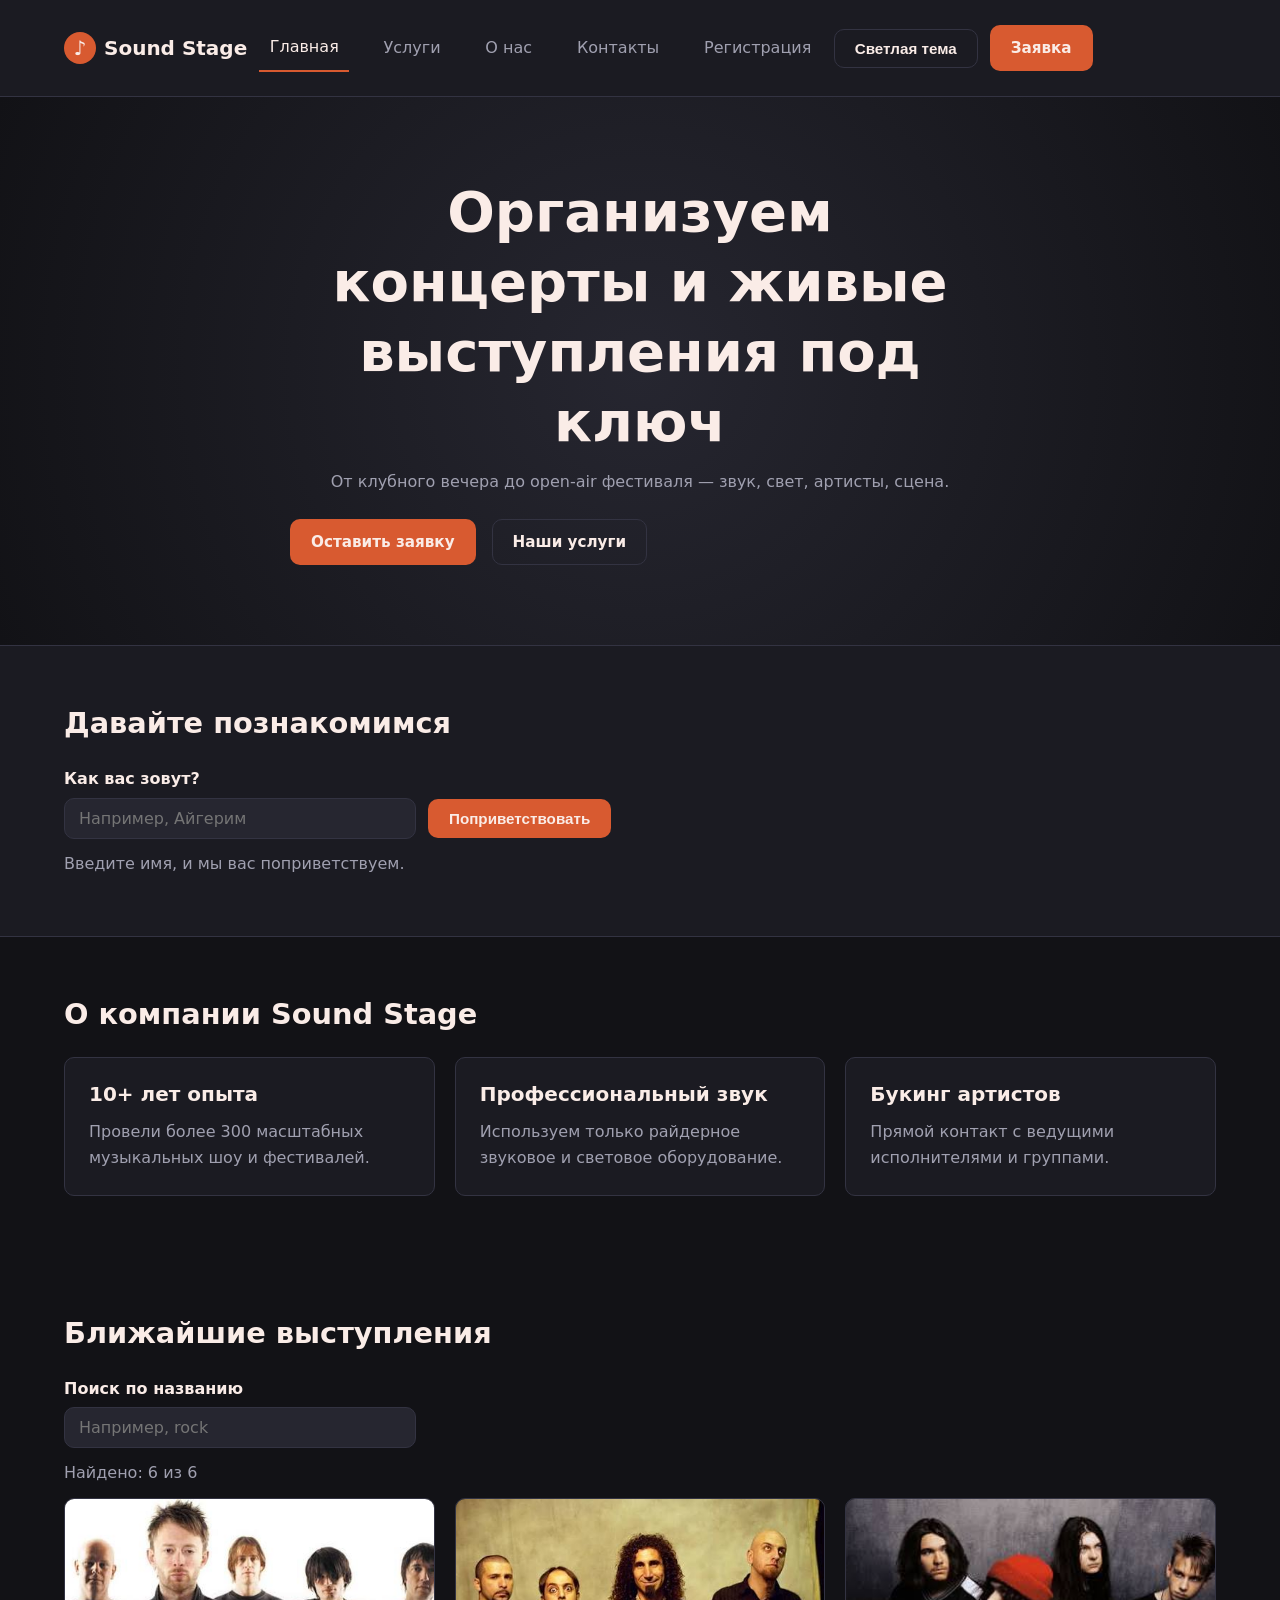
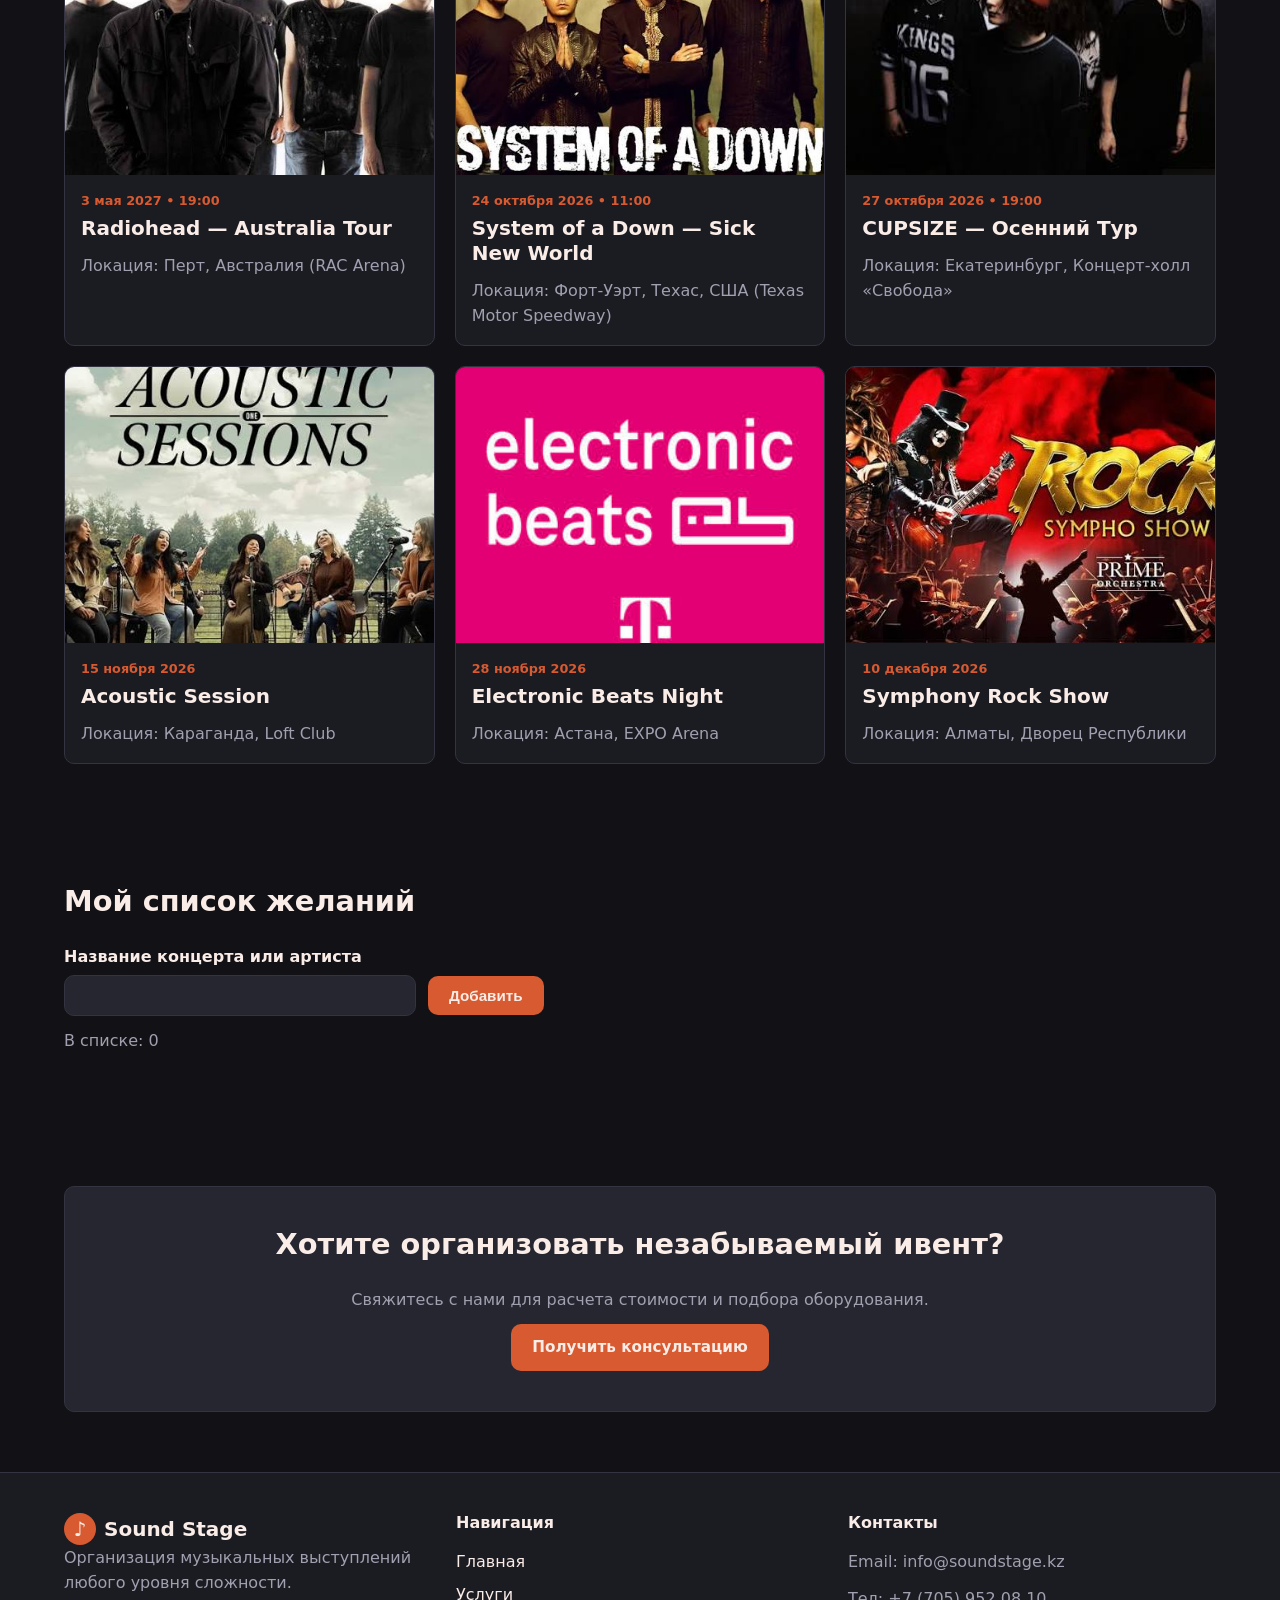
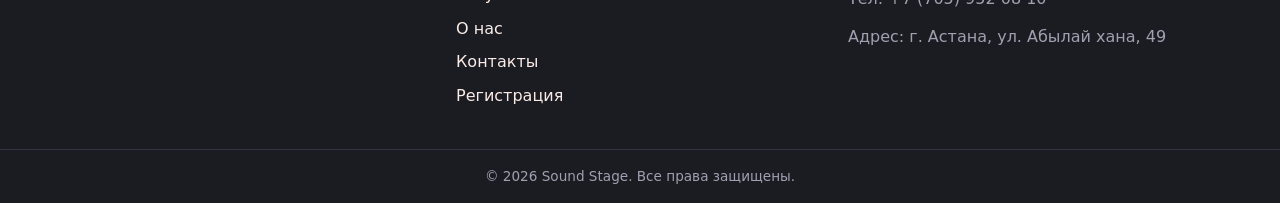
<file: index.html>
<!DOCTYPE html>
<html lang="ru">
<head>
  <meta charset="UTF-8">
  <meta name="viewport" content="width=device-width, initial-scale=1.0">
  <title>Sound Stage — Главная</title>
  <link rel="stylesheet" href="style.css">
  <link rel="stylesheet" href="responsive.css">
  <link rel="stylesheet" href="interactive.css">
  <script src="interactive.js" defer></script>
  <script src="https://code.jquery.com/jquery-3.7.1.min.js"></script>
  <script src="interactive.js" defer></script>
  <script src="forms.js" defer></script>
</head>
<body>
  <header class="site-header">
    <div class="container header-container">
      <a href="index.html" class="logo">
        <span class="logo-icon">♪</span>
        <span class="logo-text">Sound Stage</span>
      </a>
      <nav class="main-nav">
        <ul>
          <li><a href="index.html" class="current-page">Главная</a></li>
          <li><a href="services.html">Услуги</a></li>
          <li><a href="about.html">О нас</a></li>
          <li><a href="contact.html">Контакты</a></li>
          <li><a href="register.html">Регистрация</a></li>
        </ul>
      </nav>
      <button type="button" id="themeBtn" class="btn btn-secondary">Светлая тема</button>
      <a href="contact.html" class="btn btn-primary header-cta">Заявка</a>
    </div>
  </header>
 
  <main>
    <section class="hero-section">
      <div class="container hero-content">
        <h1>Организуем концерты и живые выступления под ключ</h1>
        <p>От клубного вечера до open-air фестиваля — звук, свет, артисты, сцена.</p>
        <div class="hero-actions">
          <a href="contact.html" class="btn btn-primary">Оставить заявку</a>
          <a href="services.html" class="btn btn-secondary">Наши услуги</a>
        </div>
      </div>
    </section>
 
    <section class="welcome-section" id="task0">
      <div class="container">
        <h2>Давайте познакомимся</h2>
        <label for="welcomeName" class="field-label">Как вас зовут?</label>
        <div class="inline-form">
          <input type="text" id="welcomeName" class="field" placeholder="Например, Айгерим">
          <button type="button" id="welcomeBtn" class="btn btn-primary">Поприветствовать</button>
        </div>
        <p id="welcomeMessage" class="status-text">Введите имя, и мы вас поприветствуем.</p>
      </div>
    </section>
 
    <section class="about-summary-section">
      <div class="container">
        <h2>О компании Sound Stage</h2>
        <div class="about-summary-grid">
          <article class="summary-card">
            <h3>10+ лет опыта</h3>
            <p>Провели более 300 масштабных музыкальных шоу и фестивалей.</p>
          </article>
          <article class="summary-card">
            <h3>Профессиональный звук</h3>
            <p>Используем только райдерное звуковое и световое оборудование.</p>
          </article>
          <article class="summary-card">
            <h3>Букинг артистов</h3>
            <p>Прямой контакт с ведущими исполнителями и группами.</p>
          </article>
        </div>
      </div>
    </section>
 
    <section class="upcoming-events-section">
      <div class="container">
        <h2>Ближайшие выступления</h2>
 
        <label for="searchInput" class="field-label">Поиск по названию</label>
        <input type="text" id="searchInput" class="field" placeholder="Например, rock">
        <p id="searchCount" class="status-text" aria-live="polite">Найдено: 6 из 6</p>
        <p id="searchEmpty" class="status-text" hidden>Ничего не найдено</p>
 
        <div class="events-grid">
          <article class="event-card">
            <figure class="event-media">
                <img src="event1.jpg" alt="Radiohead Live" class="event-img">
            </figure>
            <div class="event-body">
                <span class="event-date">3 мая 2027 • 19:00</span>
                <h3>Radiohead — Australia Tour</h3>
                <p>Локация: Перт, Австралия (RAC Arena)</p>
            </div>
          </article>
 
          <article class="event-card">
            <figure class="event-media">
                <img src="event2.jpg" alt="System of a Down Live" class="event-img">
            </figure>
            <div class="event-body">
                <span class="event-date">24 октября 2026 • 11:00</span>
                <h3>System of a Down — Sick New World</h3>
                <p>Локация: Форт-Уэрт, Техас, США (Texas Motor Speedway)</p>
            </div>
          </article>
 
          <article class="event-card">
            <figure class="event-media">
                <img src="event3.jpg" alt="CUPSIZE Концерт" class="event-img">
            </figure>
            <div class="event-body">
                <span class="event-date">27 октября 2026 • 19:00</span>
                <h3>CUPSIZE — Осенний Тур</h3>
                <p>Локация: Екатеринбург, Концерт-холл «Свобода»</p>
            </div>
          </article>
 
          <article class="event-card">
            <figure class="event-media">
              <img src="event4.jpg" alt="Acoustic Session" class="event-img">
            </figure>
            <div class="event-body">
              <span class="event-date">15 ноября 2026</span>
              <h3>Acoustic Session</h3>
              <p>Локация: Караганда, Loft Club</p>
            </div>
          </article>
 
          <article class="event-card">
            <figure class="event-media">
              <img src="event5.jpg" alt="Electronic Beats Night" class="event-img">
            </figure>
            <div class="event-body">
              <span class="event-date">28 ноября 2026</span>
              <h3>Electronic Beats Night</h3>
              <p>Локация: Астана, EXPO Arena</p>
            </div>
          </article>
 
          <article class="event-card">
            <figure class="event-media">
              <img src="event6.jpg" alt="Symphony Rock Show" class="event-img">
            </figure>
            <div class="event-body">
              <span class="event-date">10 декабря 2026</span>
              <h3>Symphony Rock Show</h3>
              <p>Локация: Алматы, Дворец Республики</p>
            </div>
          </article>
        </div>
      </div>
    </section>
 
    <section class="wishlist-section" id="task4">
      <div class="container">
        <h2>Мой список желаний</h2>
        <form id="wishForm" novalidate>
          <label for="wishInput" class="field-label">Название концерта или артиста</label>
          <div class="inline-form">
            <input type="text" id="wishInput" class="field" autocomplete="off">
            <button type="submit" class="btn btn-primary">Добавить</button>
          </div>
        </form>
        <p id="wishError" class="status-text error-text" hidden>Введите название, пустое значение добавить нельзя.</p>
        <p id="wishCount" class="status-text" aria-live="polite">В списке: 0</p>
        <ul id="wishList" class="wish-list"></ul>
      </div>
    </section>
 
    <section class="cta-section">
      <div class="container cta-box">
        <h2>Хотите организовать незабываемый ивент?</h2>
        <p>Свяжитесь с нами для расчета стоимости и подбора оборудования.</p>
        <a href="contact.html" class="btn btn-primary">Получить консультацию</a>
      </div>
    </section>
  </main>
 
  <footer class="site-footer">
    <div class="container footer-container">
      <div class="footer-col">
        <a href="index.html" class="logo">
          <span class="logo-icon">♪</span>
          <span class="logo-text">Sound Stage</span>
        </a>
        <p>Организация музыкальных выступлений любого уровня сложности.</p>
      </div>
      <div class="footer-col">
        <h3>Навигация</h3>
        <ul>
          <li><a href="index.html">Главная</a></li>
          <li><a href="services.html">Услуги</a></li>
          <li><a href="about.html">О нас</a></li>
          <li><a href="contact.html">Контакты</a></li>
          <li><a href="register.html">Регистрация</a></li>
        </ul>
      </div>
      <div class="footer-col">
        <h3>Контакты</h3>
        <p>Email: info@soundstage.kz</p>
        <p>Тел: +7 (705) 952 08 10</p>
        <p>Адрес: г. Астана, ул. Абылай хана, 49</p>
      </div>
    </div>
    <div class="footer-bottom">
      <div class="container">
        <p>&copy; 2026 Sound Stage. Все права защищены.</p>
      </div>
    </div>
  </footer>
 
</body>
</html>
</file>
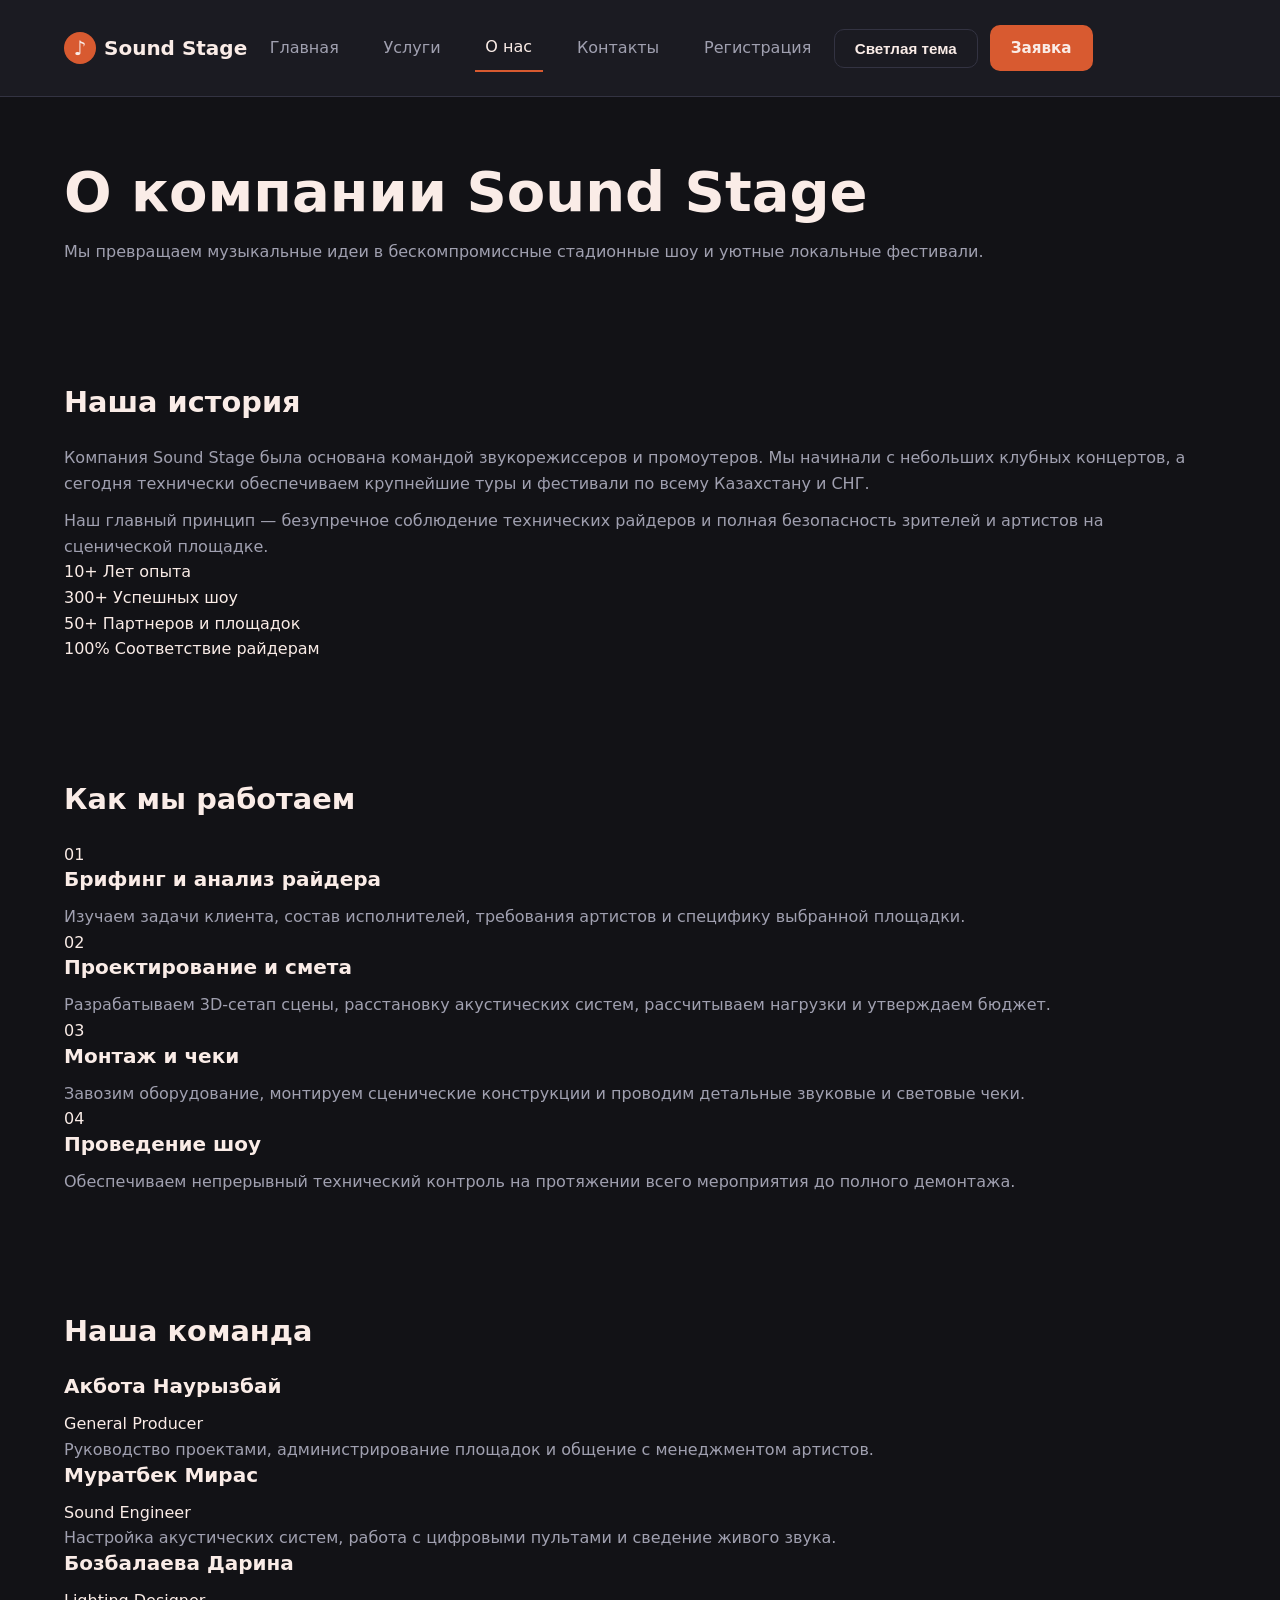
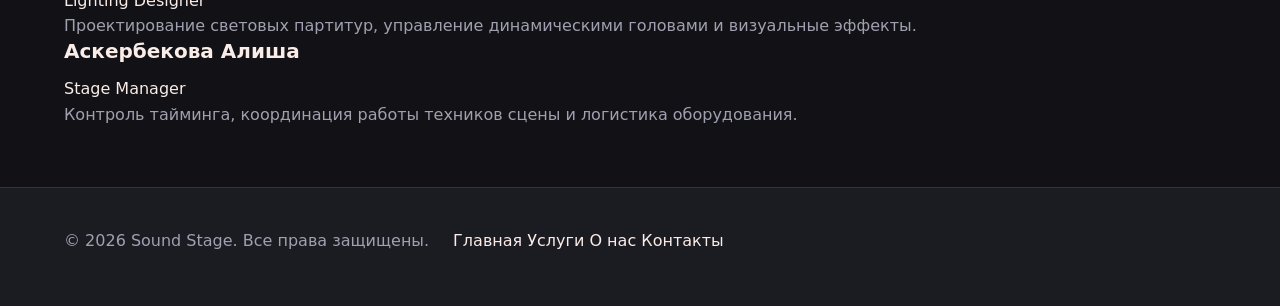
<file: about.html>
<!DOCTYPE html>
<html lang="ru">
<head>
    <meta charset="UTF-8">
    <meta name="viewport" content="width=device-width, initial-scale=1.0">
    <title>Sound Stage — О нас и Команде</title>
    <link rel="stylesheet" href="style.css">
    <link rel="stylesheet" href="responsive.css">
    <link rel="stylesheet" href="interactive.css">
    <script src="interactive.js" defer></script>
    <script src="https://code.jquery.com/jquery-3.7.1.min.js"></script>
    <script src="interactive.js" defer></script>
    <script src="forms.js" defer></script>  
</head>
<body>

    <header class="site-header">
        <div class="container header-container">
            <a href="index.html" class="logo">
                <span class="logo-icon">♪</span>
                <span class="logo-text">Sound Stage</span>
            </a>
            <nav class="main-nav">
                <ul>
                    <li><a href="index.html">Главная</a></li>
                    <li><a href="services.html">Услуги</a></li>
                    <li><a href="about.html" class="current-page">О нас</a></li>
                    <li><a href="contact.html">Контакты</a></li>
                    <li><a href="register.html">Регистрация</a></li>
                </ul>
            </nav>
            <button type="button" id="themeBtn" class="btn btn-secondary">Светлая тема</button>
            <a href="contact.html" class="btn btn-primary header-cta">Заявка</a>
        </div>
    </header>

    <main>
        <section class="page-hero">
            <div class="container">
                <h1>О компании Sound Stage</h1>
                <p>Мы превращаем музыкальные идеи в бескомпромиссные стадионные шоу и уютные локальные фестивали.</p>
            </div>
        </section>

        <section class="section">
            <div class="container">
                <h2>Наша история</h2>
                <div class="about-story">
                    <p>Компания Sound Stage была основана командой звукорежиссеров и промоутеров. Мы начинали с небольших клубных концертов, а сегодня технически обеспечиваем крупнейшие туры и фестивали по всему Казахстану и СНГ.</p>
                    <p>Наш главный принцип — безупречное соблюдение технических райдеров и полная безопасность зрителей и артистов на сценической площадке.</p>
                </div>

                <div class="stats-grid">
                    <div class="stat-card">
                        <span class="stat-number">10+</span>
                        <span class="stat-label">Лет опыта</span>
                    </div>
                    <div class="stat-card">
                        <span class="stat-number">300+</span>
                        <span class="stat-label">Успешных шоу</span>
                    </div>
                    <div class="stat-card">
                        <span class="stat-number">50+</span>
                        <span class="stat-label">Партнеров и площадок</span>
                    </div>
                    <div class="stat-card">
                        <span class="stat-number">100%</span>
                        <span class="stat-label">Соответствие райдерам</span>
                    </div>
                </div>
            </div>
        </section>

        <section class="section section-dark">
            <div class="container">
                <h2>Как мы работаем</h2>
                <div class="timeline">
                    <div class="timeline-item">
                        <span class="timeline-step">01</span>
                        <h3>Брифинг и анализ райдера</h3>
                        <p>Изучаем задачи клиента, состав исполнителей, требования артистов и специфику выбранной площадки.</p>
                    </div>
                    <div class="timeline-item">
                        <span class="timeline-step">02</span>
                        <h3>Проектирование и смета</h3>
                        <p>Разрабатываем 3D-сетап сцены, расстановку акустических систем, рассчитываем нагрузки и утверждаем бюджет.</p>
                    </div>
                    <div class="timeline-item">
                        <span class="timeline-step">03</span>
                        <h3>Монтаж и чеки</h3>
                        <p>Завозим оборудование, монтируем сценические конструкции и проводим детальные звуковые и световые чеки.</p>
                    </div>
                    <div class="timeline-item">
                        <span class="timeline-step">04</span>
                        <h3>Проведение шоу</h3>
                        <p>Обеспечиваем непрерывный технический контроль на протяжении всего мероприятия до полного демонтажа.</p>
                    </div>
                </div>
            </div>
        </section>

        <section class="section">
            <div class="container">
                <h2>Наша команда</h2>
                <div class="cards-grid">
                    <article class="card">
                        <div class="card-content">
                            <h3>Акбота Наурызбай</h3>
                            <span class="badge">General Producer</span>
                            <p>Руководство проектами, администрирование площадок и общение с менеджментом артистов.</p>
                        </div>
                    </article>

                    <article class="card">
                        <div class="card-content">
                            <h3>Муратбек Мирас</h3>
                            <span class="badge">Sound Engineer</span>
                            <p>Настройка акустических систем, работа с цифровыми пультами и сведение живого звука.</p>
                        </div>
                    </article>

                    <article class="card">
                        <div class="card-content">
                            <h3>Бозбалаева Дарина</h3>
                            <span class="badge">Lighting Designer</span>
                            <p>Проектирование световых партитур, управление динамическими головами и визуальные эффекты.</p>
                        </div>
                    </article>

                    <article class="card">
                        <div class="card-content">
                            <h3>Аскербекова Алиша</h3>
                            <span class="badge">Stage Manager</span>
                            <p>Контроль тайминга, координация работы техников сцены и логистика оборудования.</p>
                        </div>
                    </article>
                </div>
            </div>
        </section>
    </main>

    <footer class="site-footer">
        <div class="container footer-container">
            <p>&copy; 2026 Sound Stage. Все права защищены.</p>
            <div class="footer-links">
                <a href="index.html">Главная</a>
                <a href="services.html">Услуги</a>
                <a href="about.html">О нас</a>
                <a href="contact.html">Контакты</a>
            </div>
        </div>
    </footer>
</body>
</html>
</file>
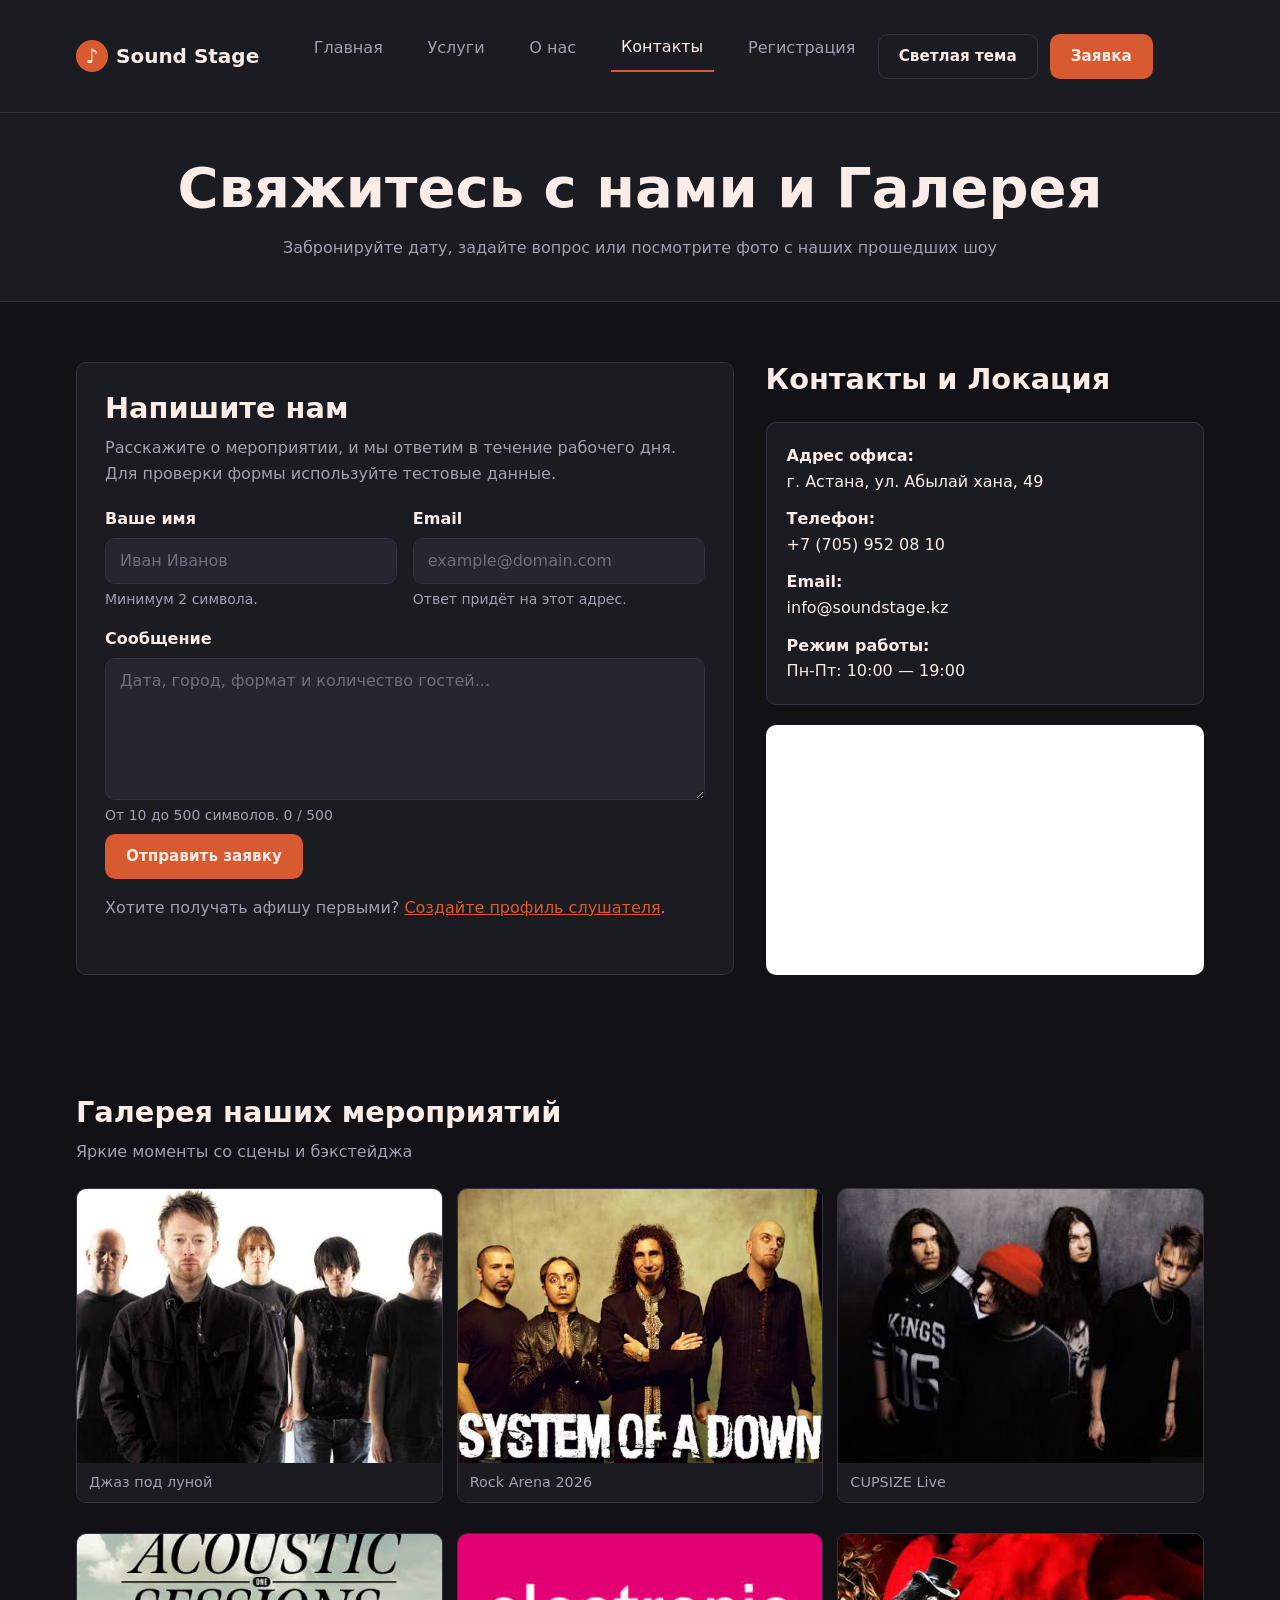
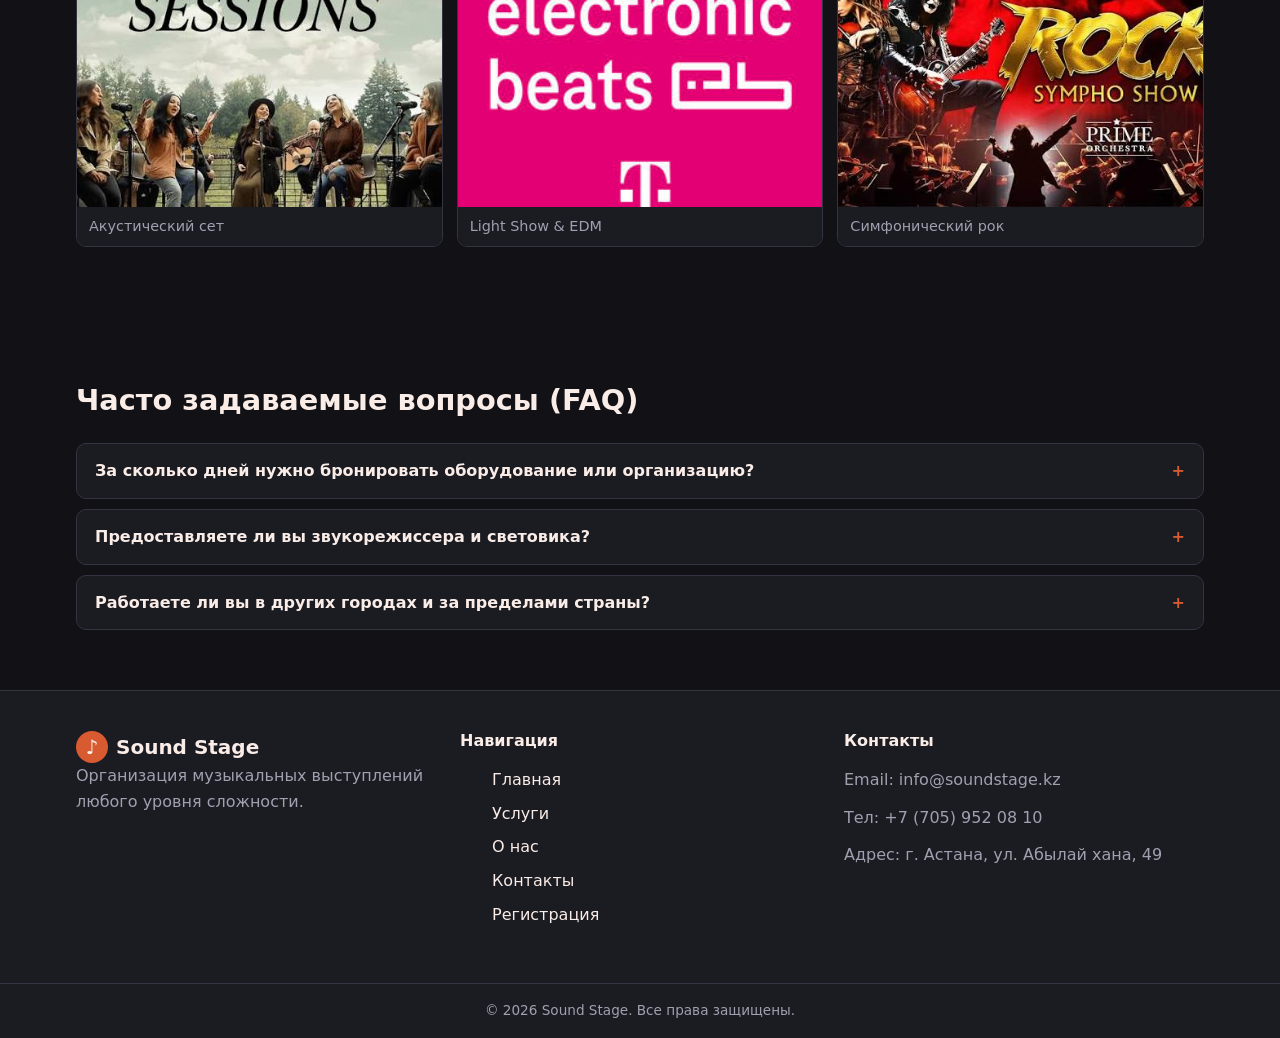
<file: contact.html>
<!DOCTYPE html>
<html lang="ru" data-bs-theme="dark">
<head>
  <meta charset="UTF-8">
  <meta name="viewport" content="width=device-width, initial-scale=1.0">
  <title>Sound Stage — Контакты и Галерея</title>
  <link rel="stylesheet" href="https://cdn.jsdelivr.net/npm/bootstrap@5.3.3/dist/css/bootstrap.min.css">
  <link rel="stylesheet" href="style.css">
  <link rel="stylesheet" href="responsive.css">
  <link rel="stylesheet" href="forms.css">
  <link rel="stylesheet" href="interactive.css">
  <script src="interactive.js" defer></script>
  <script src="https://code.jquery.com/jquery-3.7.1.min.js"></script>
  <script src="interactive.js" defer></script>
  <script src="forms.js" defer></script>
</head>
<body>
 
  <header class="site-header">
    <div class="container header-container">
      <a href="index.html" class="logo">
        <span class="logo-icon">♪</span>
        <span class="logo-text">Sound Stage</span>
      </a>
      <nav class="main-nav">
        <ul>
          <li><a href="index.html">Главная</a></li>
          <li><a href="services.html">Услуги</a></li>
          <li><a href="about.html">О нас</a></li>
          <li><a href="contact.html" class="current-page">Контакты</a></li>
          <li><a href="register.html">Регистрация</a></li>
        </ul>
      </nav>
      <button type="button" id="themeBtn" class="btn btn-secondary">Светлая тема</button>
      <a href="contact.html" class="btn btn-primary header-cta">Заявка</a>
    </div>
  </header>
 
  <main>
    <section class="page-header-section">
      <div class="container">
        <h1>Свяжитесь с нами и Галерея</h1>
        <p>Забронируйте дату, задайте вопрос или посмотрите фото с наших прошедших шоу</p>
      </div>
    </section>
 
    <section class="booking-section">
      <div class="container booking-grid">
        <div class="booking-form-container form-card">
          <h2>Напишите нам</h2>
          <p class="form-intro">Расскажите о мероприятии, и мы ответим в течение рабочего дня. Для проверки формы используйте тестовые данные.</p>
          <form id="contactForm" action="#" method="post" novalidate>
            <div class="row g-3">
              <div class="col-12 col-md-6">
                <label for="contactName" class="form-label">Ваше имя</label>
                <input type="text" class="form-control" id="contactName" name="name"
                       placeholder="Иван Иванов" required minlength="2" maxlength="60"
                       autocomplete="name" aria-describedby="contactNameHelp">
                <div id="contactNameHelp" class="form-text">Минимум 2 символа.</div>
                <div class="valid-feedback">Имя указано верно.</div>
                <div class="invalid-feedback" data-for="name">Введите имя, не короче 2 символов.</div>
              </div>
 
              <div class="col-12 col-md-6">
                <label for="contactEmail" class="form-label">Email</label>
                <input type="email" class="form-control" id="contactEmail" name="email"
                       placeholder="example@domain.com" required
                       autocomplete="email" aria-describedby="contactEmailHelp">
                <div id="contactEmailHelp" class="form-text">Ответ придёт на этот адрес.</div>
                <div class="valid-feedback">Email выглядит корректно.</div>
                <div class="invalid-feedback" data-for="email">Введите email в формате name@domain.com.</div>
              </div>
 
              <div class="col-12">
                <label for="contactMessage" class="form-label">Сообщение</label>
                <textarea class="form-control" id="contactMessage" name="message" rows="5"
                          placeholder="Дата, город, формат и количество гостей..."
                          required minlength="10" maxlength="500" aria-describedby="contactMessageHelp"></textarea>
                <div id="contactMessageHelp" class="form-text">
                  От 10 до 500 символов. <span id="messageCounter">0 / 500</span>
                </div>
                <div class="valid-feedback">Сообщение принято.</div>
                <div class="invalid-feedback" data-for="message">Сообщение должно содержать от 10 до 500 символов.</div>
              </div>
            </div>
 
            <div class="form-actions">
              <button type="submit" class="btn btn-primary">Отправить заявку</button>
            </div>
            <div id="contactSuccess" class="success-box" role="status" hidden>
              <p><strong>Заявка отправлена (демонстрация).</strong> Данные никуда не передаются: на сайте нет сервера.</p>
            </div>
          </form>
          <p class="register-link">Хотите получать афишу первыми? <a href="register.html">Создайте профиль слушателя</a>.</p>
        </div>
 
        <div class="location-info">
          <h2>Контакты и Локация</h2>
          <div class="info-box">
            <p><strong>Адрес офиса:</strong><br>г. Астана, ул. Абылай хана, 49</p>
            <p><strong>Телефон:</strong><br>+7 (705) 952 08 10</p>
            <p><strong>Email:</strong><br>info@soundstage.kz</p>
            <p><strong>Режим работы:</strong><br>Пн-Пт: 10:00 — 19:00</p>
          </div>
 
          <div class="map-container">
            <iframe 
              src="https://www.google.com/maps/embed?pb=!1m18!1m12!1m3!1d2504.6028084606275!2d71.4277712!3d51.1282071!2m3!1f0!2f0!3f0!3m2!1i1024!2i768!4f13.1!3m3!1m2!1s0x424584033324f331%3A0x6d90a9d1d1f0!2z0YPQuy4g0JTQvtGB0YLRi9C6IDEwLCDQkNGB0YLQsNC90LA!5e0!3m2!1sru!2skz!4v1700000000000!5m2!1sru!2skz" 
              width="100%" 
              height="250" 
              style="border:0; border-radius: var(--radius);" 
              allowfullscreen="" 
              loading="lazy">
            </iframe>
          </div>
        </div>
      </div>
    </section>
 
    <section class="gallery-section">
      <div class="container">
        <h2>Галерея наших мероприятий</h2>
        <p>Яркие моменты со сцены и бэкстейджа</p>
 
        <div class="media-gallery-grid">
          <figure class="gallery-item">
            <img src="event1.jpg" alt="Галерея 1">
            <figcaption class="gallery-caption">Джаз под луной</figcaption>
          </figure>
          <figure class="gallery-item">
            <img src="event2.jpg" alt="Галерея 2">
            <figcaption class="gallery-caption">Rock Arena 2026</figcaption>
          </figure>
          <figure class="gallery-item">
            <img src="event3.jpg" alt="Галерея 3">
            <figcaption class="gallery-caption">CUPSIZE Live</figcaption>
          </figure>
          <figure class="gallery-item">
            <img src="event4.jpg" alt="Галерея 4">
            <figcaption class="gallery-caption">Акустический сет</figcaption>
          </figure>
          <figure class="gallery-item">
            <img src="event5.jpg" alt="Галерея 5">
            <figcaption class="gallery-caption">Light Show & EDM</figcaption>
          </figure>
          <figure class="gallery-item">
            <img src="event6.jpg" alt="Галерея 6">
            <figcaption class="gallery-caption">Симфонический рок</figcaption>
          </figure>
        </div>
      </div>
    </section>
 
    <section class="faq-section">
      <div class="container">
        <h2>Часто задаваемые вопросы (FAQ)</h2>
 
        <div class="faq-list">
          <div class="faq-item">
            <button type="button" class="faq-question" aria-expanded="false" aria-controls="faq-answer-1">
              За сколько дней нужно бронировать оборудование или организацию?
            </button>
            <div class="faq-answer" id="faq-answer-1" hidden>
              <p>Рекомендуем обращаться минимум за 2–3 недели до даты ивента, чтобы успеть согласовать технический райдер и забронировать артистов.</p>
            </div>
          </div>
 
          <div class="faq-item">
            <button type="button" class="faq-question" aria-expanded="false" aria-controls="faq-answer-2">
              Предоставляете ли вы звукорежиссера и световика?
            </button>
            <div class="faq-answer" id="faq-answer-2" hidden>
              <p>Да, в каждую услугу аренды сцены или сопровождения входит работа нашей профессиональной команды инженеров.</p>
            </div>
          </div>
 
          <div class="faq-item">
            <button type="button" class="faq-question" aria-expanded="false" aria-controls="faq-answer-3">
              Работаете ли вы в других городах и за пределами страны?
            </button>
            <div class="faq-answer" id="faq-answer-3" hidden>
              <p>Да, наша команда выезжает по всему Казахстану и странам СНГ. Транспортировка рассчитывается индивидуально.</p>
            </div>
          </div>
        </div>
      </div>
    </section>
  </main>
 
  <footer class="site-footer">
    <div class="container footer-container">
      <div class="footer-col">
        <a href="index.html" class="logo">
          <span class="logo-icon">♪</span>
          <span class="logo-text">Sound Stage</span>
        </a>
        <p>Организация музыкальных выступлений любого уровня сложности.</p>
      </div>
      <div class="footer-col">
        <h3>Навигация</h3>
        <ul>
          <li><a href="index.html">Главная</a></li>
          <li><a href="services.html">Услуги</a></li>
          <li><a href="about.html">О нас</a></li>
          <li><a href="contact.html">Контакты</a></li>
          <li><a href="register.html">Регистрация</a></li>
        </ul>
      </div>
      <div class="footer-col">
        <h3>Контакты</h3>
        <p>Email: info@soundstage.kz</p>
        <p>Тел: +7 (705) 952 08 10</p>
        <p>Адрес: г. Астана, ул. Абылай хана, 49</p>
      </div>
    </div>
    <div class="footer-bottom">
      <div class="container">
        <p>&copy; 2026 Sound Stage. Все права защищены.</p>
      </div>
    </div>
  </footer>
 
  <script src="forms.js"></script>
</body>
</html>
</file>
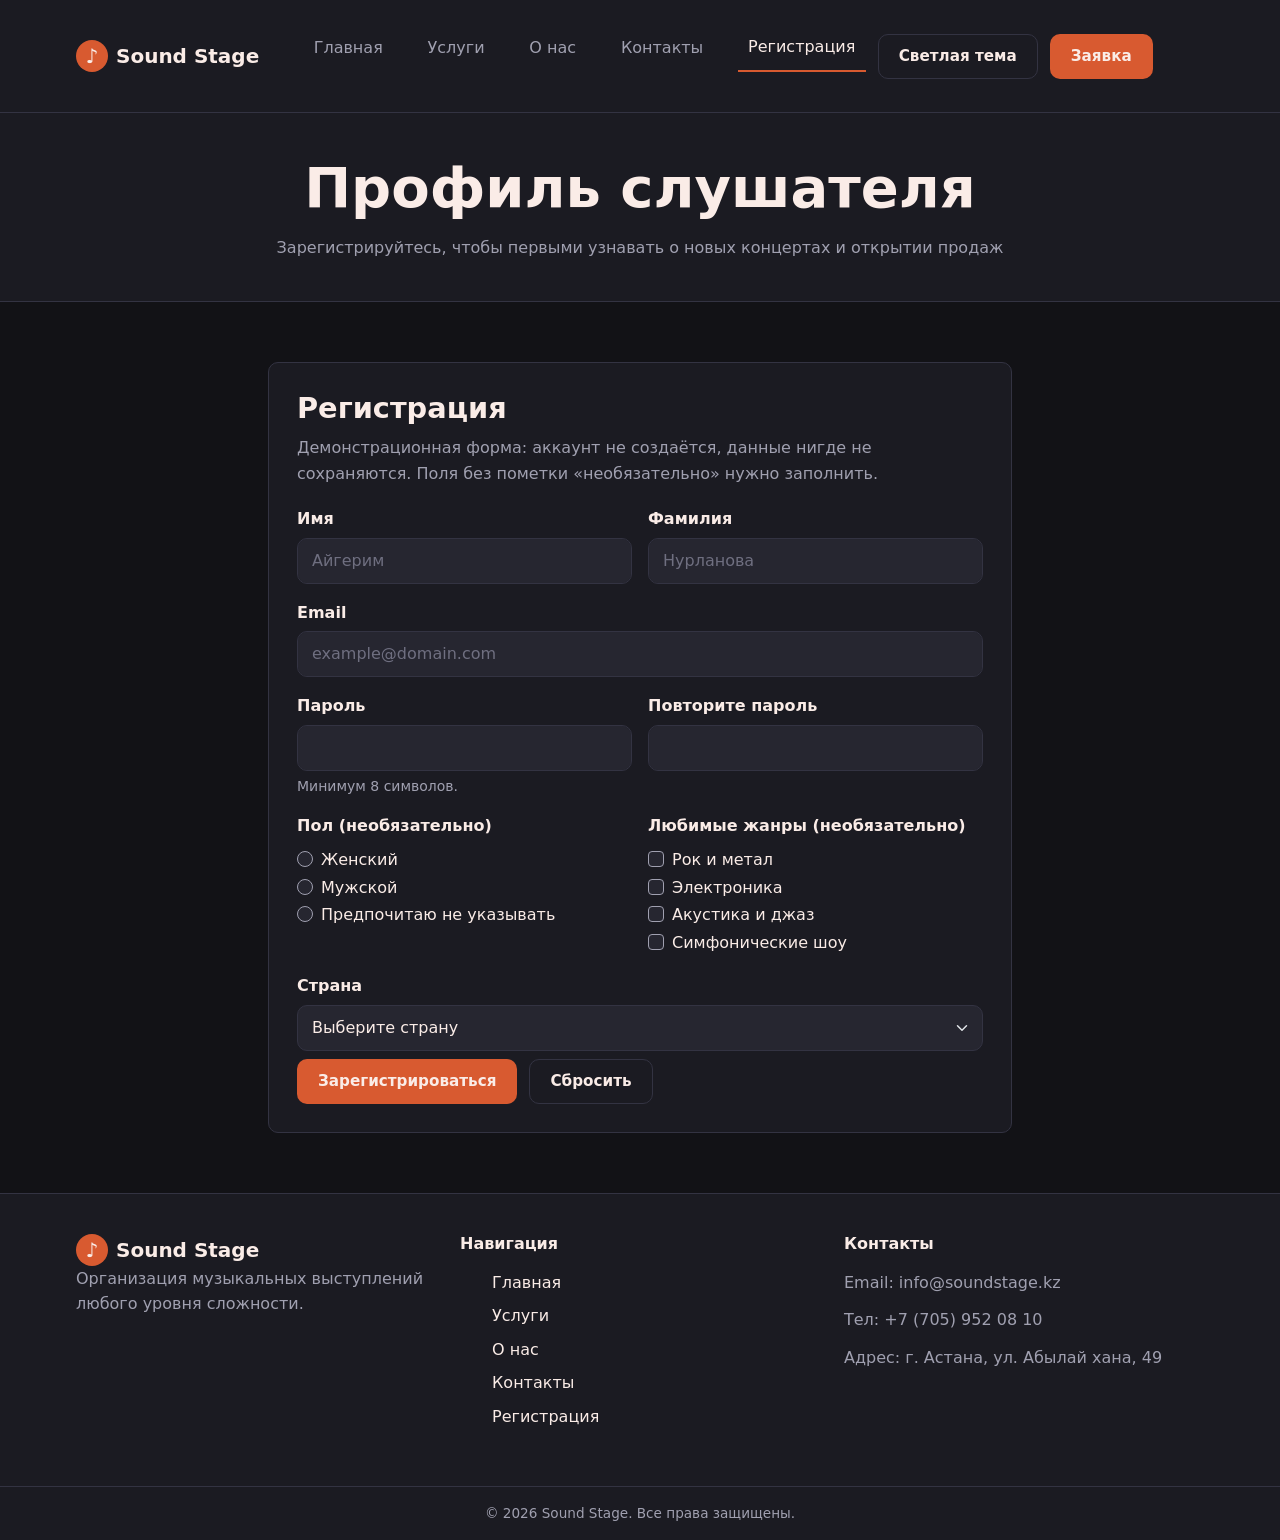
<file: register.html>
<!DOCTYPE html>
<html lang="ru" data-bs-theme="dark">
<head>
  <meta charset="UTF-8">
  <meta name="viewport" content="width=device-width, initial-scale=1.0">
  <title>Sound Stage — Регистрация</title>
  <link rel="stylesheet" href="https://cdn.jsdelivr.net/npm/bootstrap@5.3.3/dist/css/bootstrap.min.css">
  <link rel="stylesheet" href="style.css">
  <link rel="stylesheet" href="responsive.css">
  <link rel="stylesheet" href="forms.css">
  <link rel="stylesheet" href="interactive.css">
  <script src="interactive.js" defer></script>
  <script src="https://code.jquery.com/jquery-3.7.1.min.js"></script>
  <script src="interactive.js" defer></script>
  <script src="forms.js" defer></script>
</head>
<body>

  <header class="site-header">
    <div class="container header-container">
      <a href="index.html" class="logo">
        <span class="logo-icon">♪</span>
        <span class="logo-text">Sound Stage</span>
      </a>
      <nav class="main-nav">
        <ul>
          <li><a href="index.html">Главная</a></li>
          <li><a href="services.html">Услуги</a></li>
          <li><a href="about.html">О нас</a></li>
          <li><a href="contact.html">Контакты</a></li>
          <li><a href="register.html" class="current-page">Регистрация</a></li>
        </ul>
      </nav>
      <button type="button" id="themeBtn" class="btn btn-secondary">Светлая тема</button>
      <a href="contact.html" class="btn btn-primary header-cta">Заявка</a>
    </div>
  </header>

  <main>
    <section class="page-header-section">
      <div class="container">
        <h1>Профиль слушателя</h1>
        <p>Зарегистрируйтесь, чтобы первыми узнавать о новых концертах и открытии продаж</p>
      </div>
    </section>

    <section>
      <div class="container" style="max-width: 48rem;">
        <div class="form-card">
          <h2>Регистрация</h2>
          <p class="form-intro">Демонстрационная форма: аккаунт не создаётся, данные нигде не сохраняются. Поля без пометки «необязательно» нужно заполнить.</p>

          <form id="registerForm" action="#" method="post" novalidate>
            <div class="row g-3">
              <div class="col-12 col-md-6">
                <label for="firstName" class="form-label">Имя</label>
                <input type="text" class="form-control" id="firstName" name="firstName" required minlength="2" autocomplete="given-name" placeholder="Айгерим">
                <div class="valid-feedback">Хорошо.</div>
                <div class="invalid-feedback">Введите имя, минимум 2 символа.</div>
              </div>
              <div class="col-12 col-md-6">
                <label for="lastName" class="form-label">Фамилия</label>
                <input type="text" class="form-control" id="lastName" name="lastName" required minlength="2" autocomplete="family-name" placeholder="Нурланова">
                <div class="valid-feedback">Хорошо.</div>
                <div class="invalid-feedback">Введите фамилию, минимум 2 символа.</div>
              </div>

              <div class="col-12">
                <label for="regEmail" class="form-label">Email</label>
                <input type="email" class="form-control" id="regEmail" name="email" required autocomplete="email" placeholder="example@domain.com">
                <div class="valid-feedback">Email выглядит корректно.</div>
                <div class="invalid-feedback">Введите email в формате name@domain.com.</div>
              </div>

              <div class="col-12 col-md-6">
                <label for="password" class="form-label">Пароль</label>
                <input type="password" class="form-control" id="password" name="password" required minlength="8" autocomplete="new-password" aria-describedby="passwordHelp">
                <div id="passwordHelp" class="form-text">Минимум 8 символов.</div>
                <div class="valid-feedback">Пароль подходит.</div>
                <div class="invalid-feedback">Пароль должен содержать минимум 8 символов.</div>
              </div>
              <div class="col-12 col-md-6">
                <label for="confirmPassword" class="form-label">Повторите пароль</label>
                <input type="password" class="form-control" id="confirmPassword" name="confirmPassword" required minlength="8" autocomplete="new-password">
                <div class="valid-feedback">Пароли совпадают.</div>
                <div class="invalid-feedback" id="confirmPasswordError">Повторите пароль, минимум 8 символов.</div>
              </div>

              <div class="col-12 col-md-6">
                <fieldset>
                  <legend>Пол (необязательно)</legend>
                  <div class="form-check">
                    <input class="form-check-input" type="radio" name="gender" id="genderFemale" value="female">
                    <label class="form-check-label" for="genderFemale">Женский</label>
                  </div>
                  <div class="form-check">
                    <input class="form-check-input" type="radio" name="gender" id="genderMale" value="male">
                    <label class="form-check-label" for="genderMale">Мужской</label>
                  </div>
                  <div class="form-check">
                    <input class="form-check-input" type="radio" name="gender" id="genderNone" value="none">
                    <label class="form-check-label" for="genderNone">Предпочитаю не указывать</label>
                  </div>
                </fieldset>
              </div>

              <div class="col-12 col-md-6">
                <fieldset>
                  <legend>Любимые жанры (необязательно)</legend>
                  <div class="form-check">
                    <input class="form-check-input" type="checkbox" name="genres" id="genreRock" value="rock">
                    <label class="form-check-label" for="genreRock">Рок и метал</label>
                  </div>
                  <div class="form-check">
                    <input class="form-check-input" type="checkbox" name="genres" id="genreElectronic" value="electronic">
                    <label class="form-check-label" for="genreElectronic">Электроника</label>
                  </div>
                  <div class="form-check">
                    <input class="form-check-input" type="checkbox" name="genres" id="genreAcoustic" value="acoustic">
                    <label class="form-check-label" for="genreAcoustic">Акустика и джаз</label>
                  </div>
                  <div class="form-check">
                    <input class="form-check-input" type="checkbox" name="genres" id="genreSymphonic" value="symphonic">
                    <label class="form-check-label" for="genreSymphonic">Симфонические шоу</label>
                  </div>
                </fieldset>
              </div>

              <div class="col-12">
                <label for="country" class="form-label">Страна</label>
                <select class="form-select" id="country" name="country" required>
                  <option value="" selected>Выберите страну</option>
                  <option value="kz">Казахстан</option>
                  <option value="ru">Россия</option>
                  <option value="kg">Кыргызстан</option>
                  <option value="uz">Узбекистан</option>
                  <option value="other">Другая</option>
                </select>
                <div class="valid-feedback">Страна выбрана.</div>
                <div class="invalid-feedback">Выберите страну из списка.</div>
              </div>
            </div>

            <div class="form-actions">
              <button type="submit" class="btn btn-primary">Зарегистрироваться</button>
              <button type="reset" class="btn btn-secondary">Сбросить</button>
            </div>

            <div id="registerSuccess" class="success-box" role="status" hidden>
              <p><strong>Регистрация прошла успешно (демонстрация).</strong> Аккаунт не создан, данные не сохранены.</p>
            </div>
          </form>
        </div>
      </div>
    </section>
  </main>

  <footer class="site-footer">
    <div class="container footer-container">
      <div class="footer-col">
        <a href="index.html" class="logo">
          <span class="logo-icon">♪</span>
          <span class="logo-text">Sound Stage</span>
        </a>
        <p>Организация музыкальных выступлений любого уровня сложности.</p>
      </div>
      <div class="footer-col">
        <h3>Навигация</h3>
        <ul>
          <li><a href="index.html">Главная</a></li>
          <li><a href="services.html">Услуги</a></li>
          <li><a href="about.html">О нас</a></li>
          <li><a href="contact.html">Контакты</a></li>
          <li><a href="register.html">Регистрация</a></li>
        </ul>
      </div>
      <div class="footer-col">
        <h3>Контакты</h3>
        <p>Email: info@soundstage.kz</p>
        <p>Тел: +7 (705) 952 08 10</p>
        <p>Адрес: г. Астана, ул. Абылай хана, 49</p>
      </div>
    </div>
    <div class="footer-bottom">
      <div class="container">
        <p>&copy; 2026 Sound Stage. Все права защищены.</p>
      </div>
    </div>
  </footer>

  <script src="forms.js"></script>
</body>
</html>
</file>
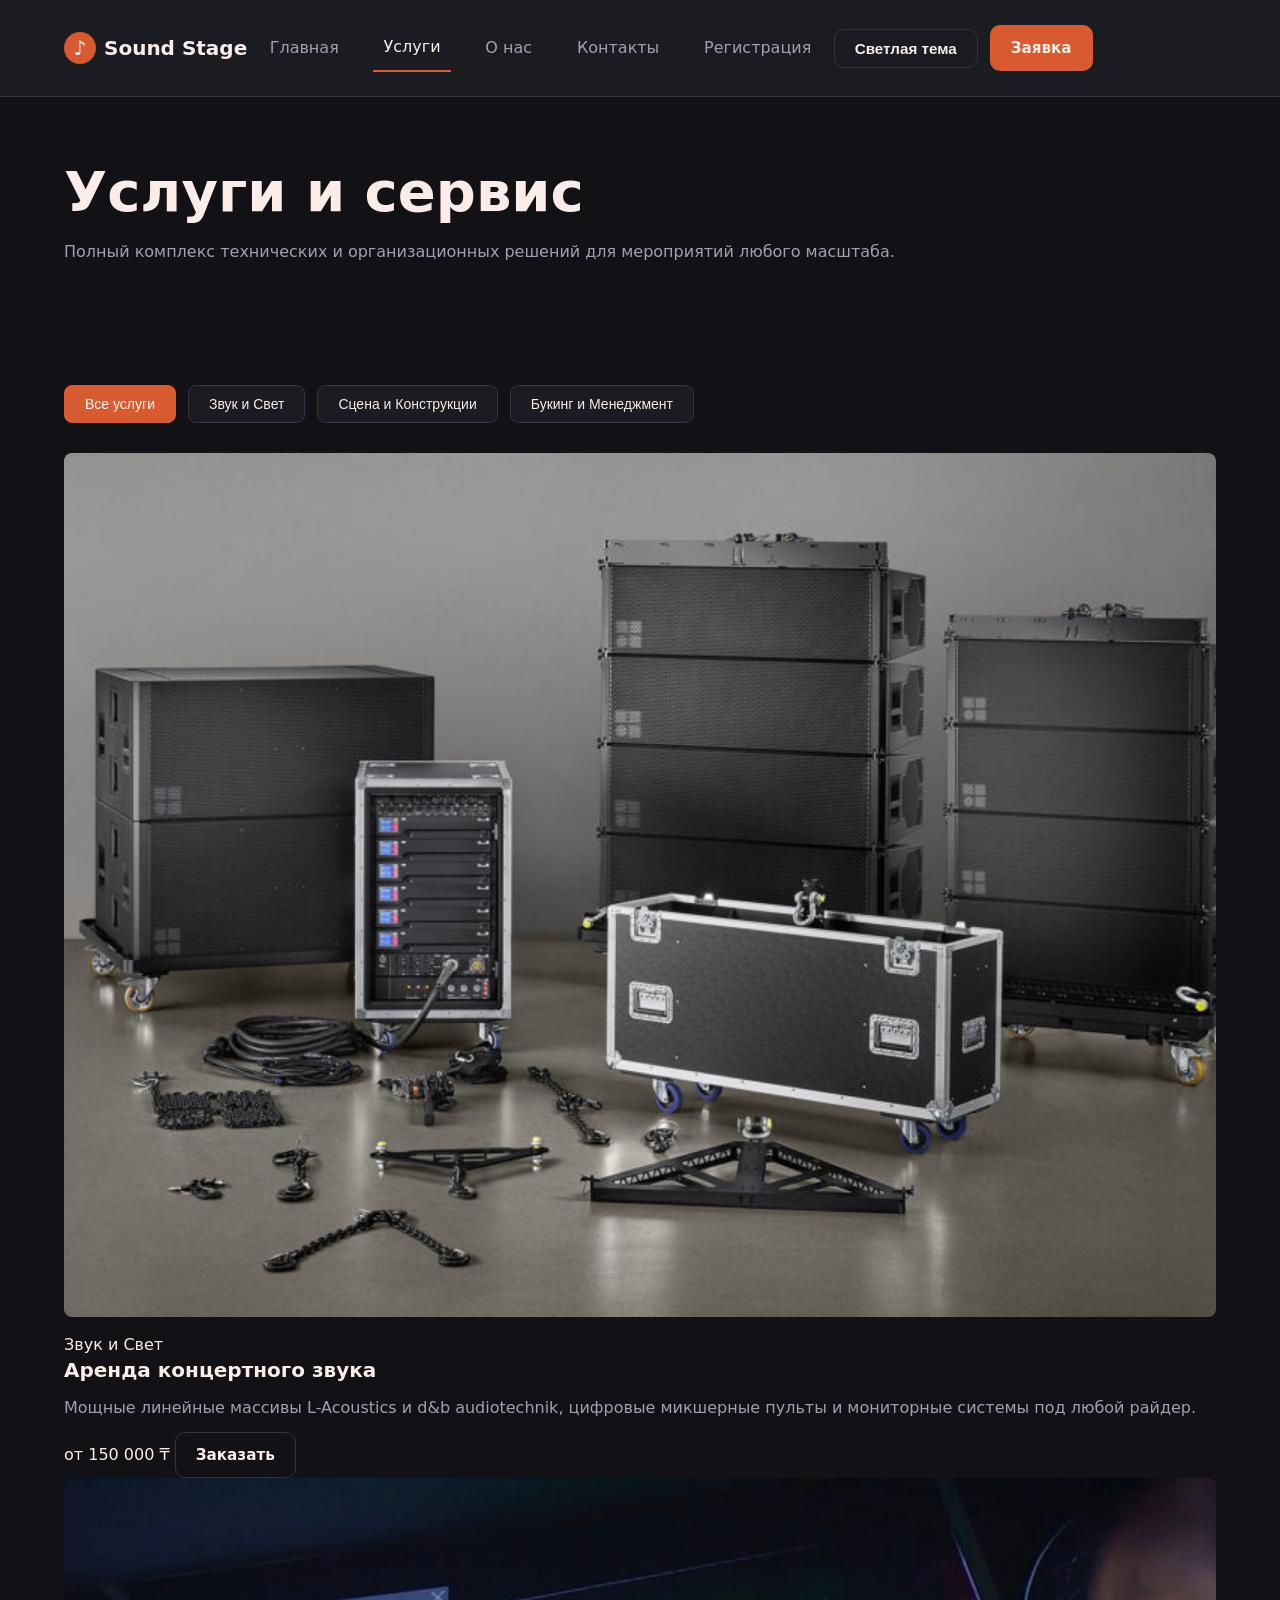
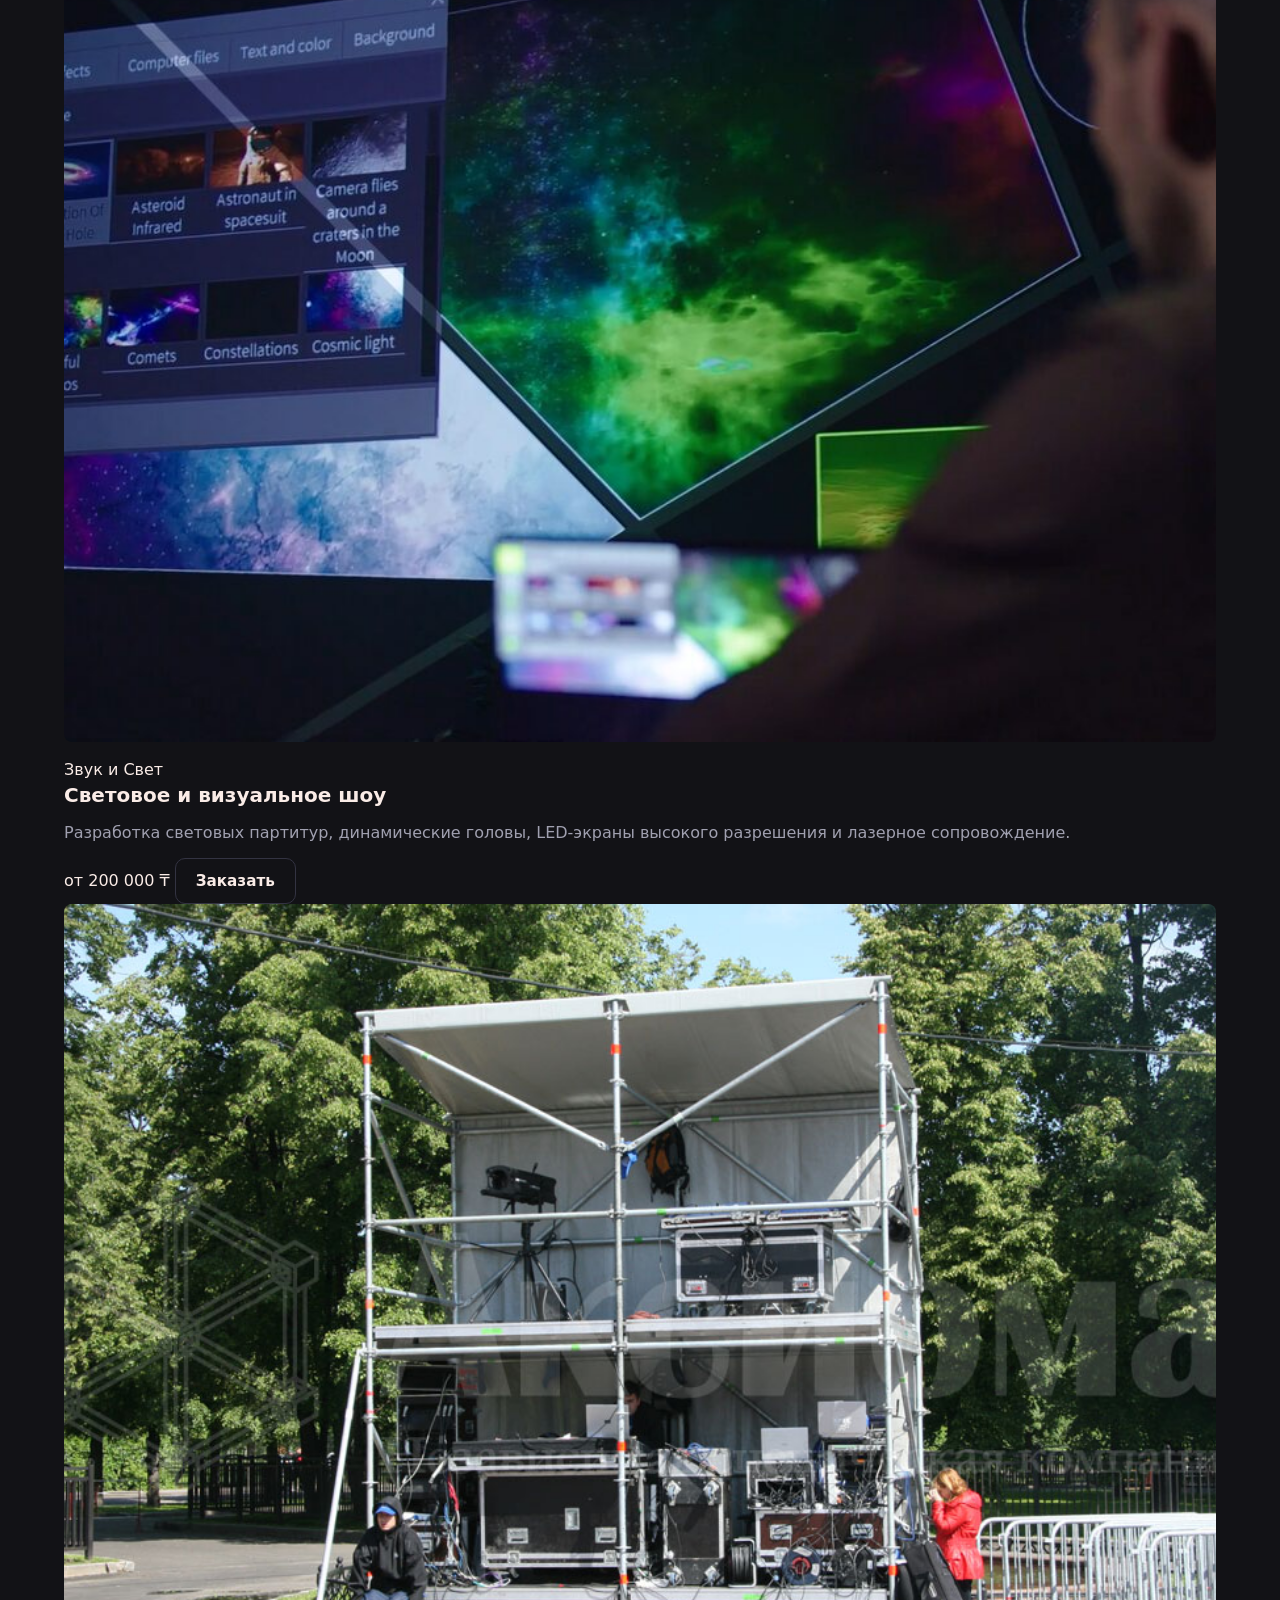
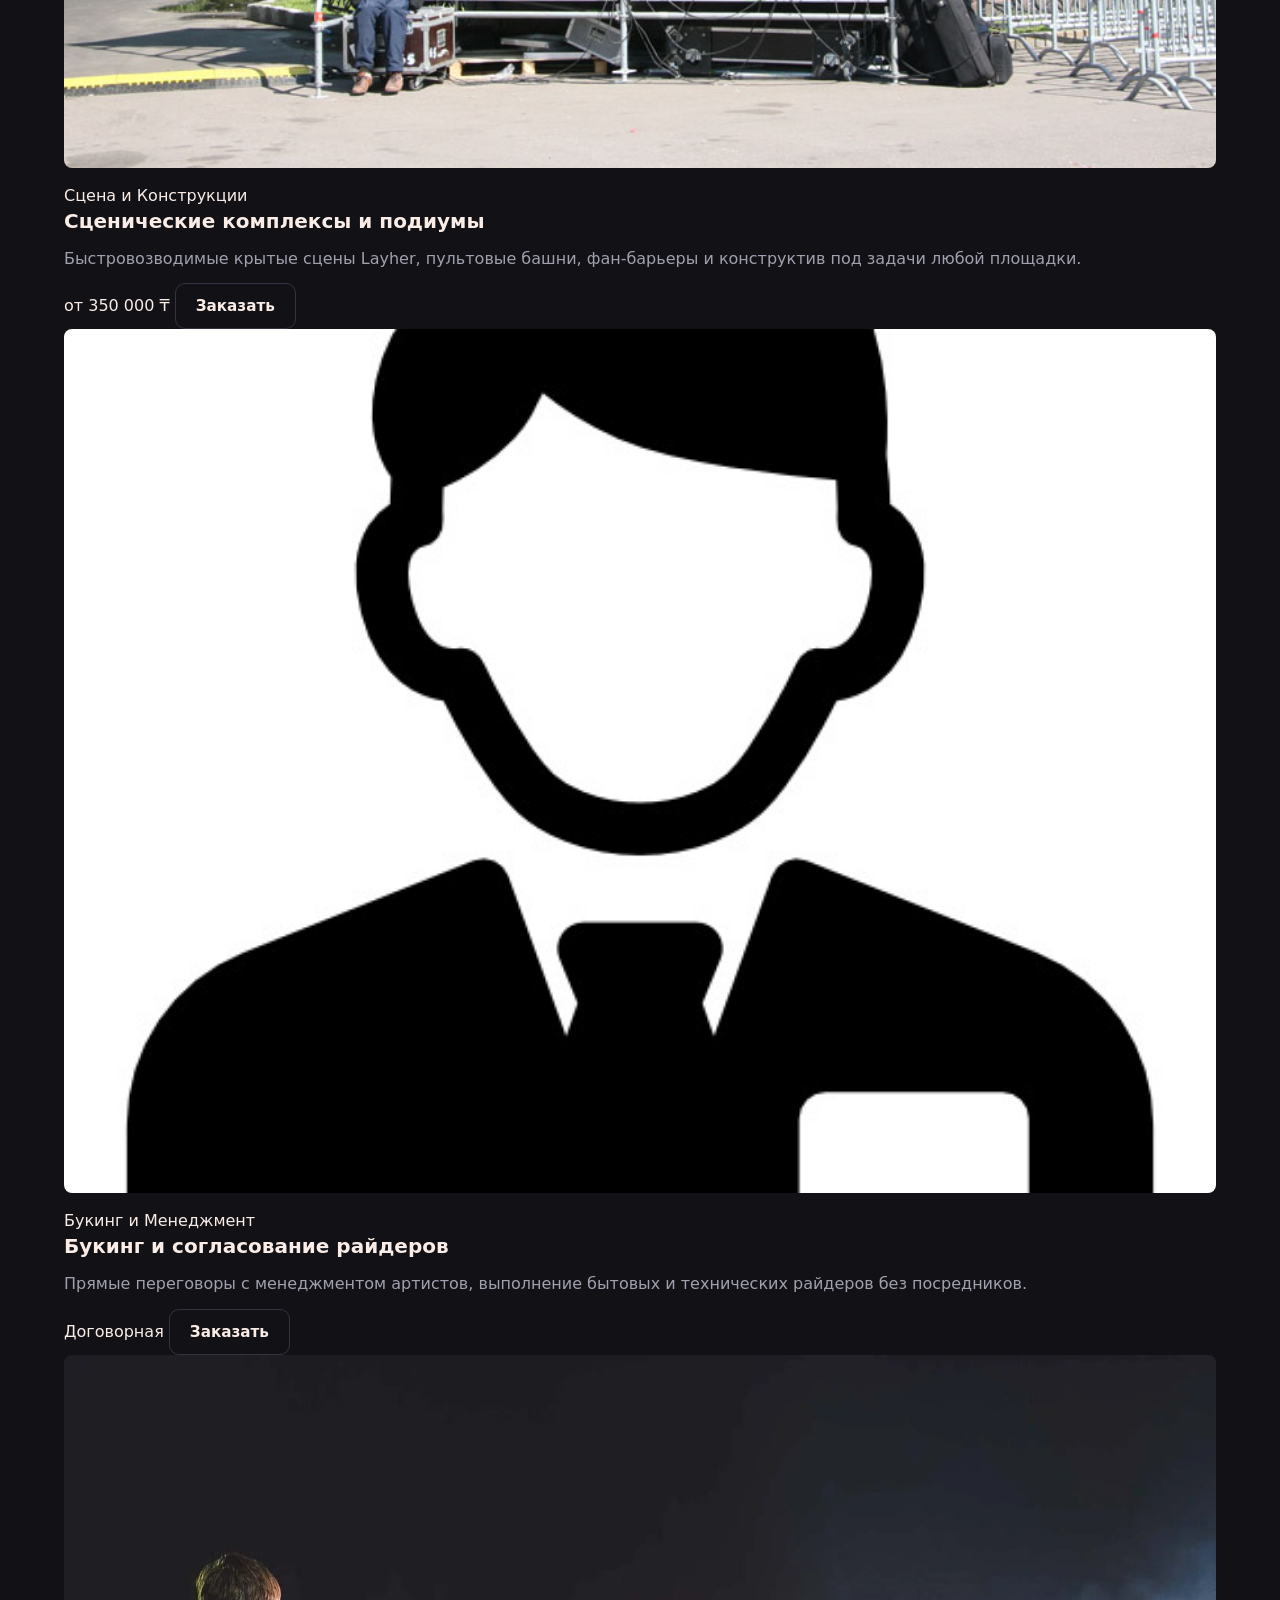
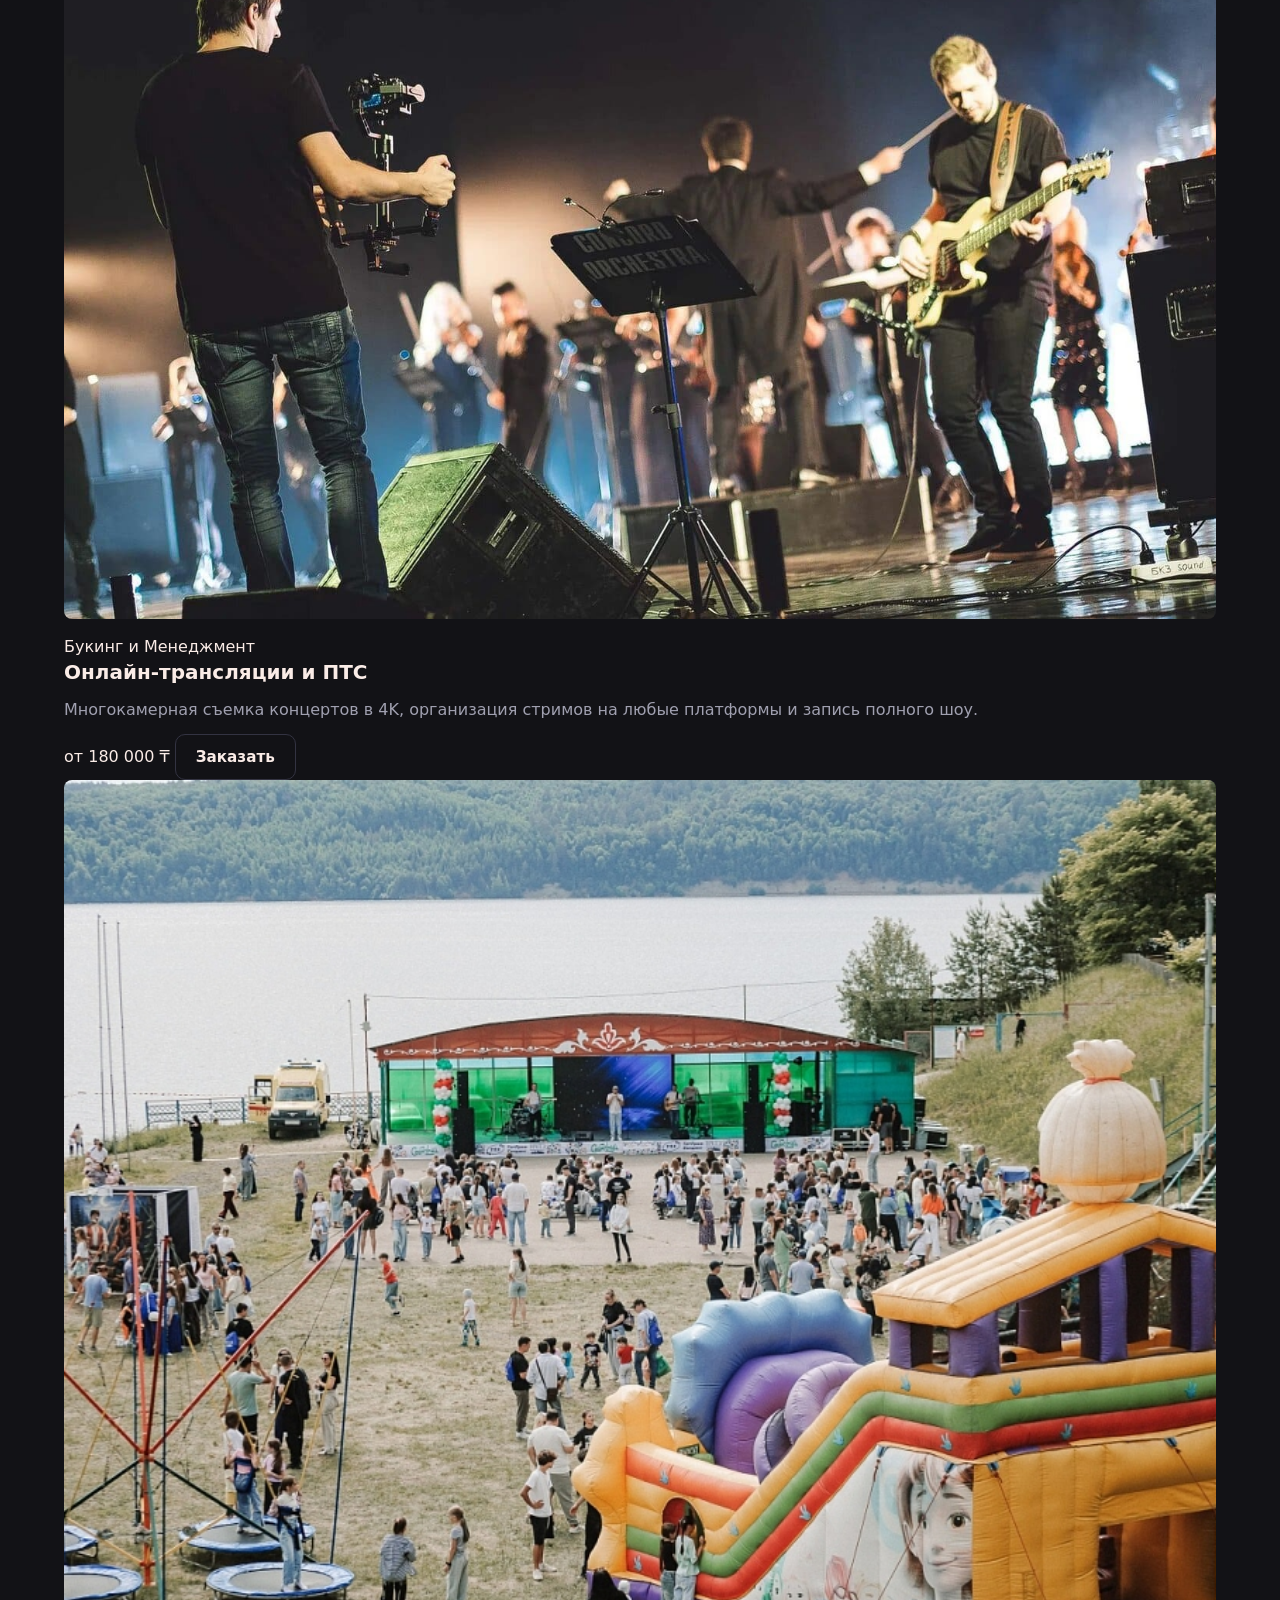
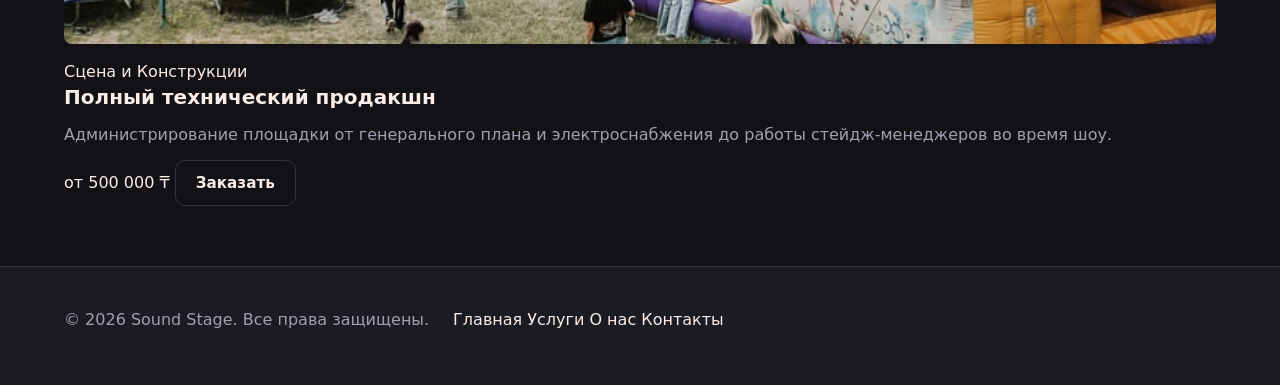
<file: services.html>
<!DOCTYPE html>
<html lang="ru">
<head>
    <meta charset="UTF-8">
    <meta name="viewport" content="width=device-width, initial-scale=1.0">
    <title>Sound Stage — Услуги и Каталог</title>
    <link rel="stylesheet" href="style.css">
    <link rel="stylesheet" href="responsive.css">
    <link rel="stylesheet" href="interactive.css">
    <script src="interactive.js" defer></script>
    <script src="https://code.jquery.com/jquery-3.7.1.min.js"></script>
    <script src="interactive.js" defer></script>
    <script src="forms.js" defer></script>
</head>
<body>
    
    <header class="site-header">
        <div class="container header-container">
            <a href="index.html" class="logo">
                <span class="logo-icon">♪</span>
                <span class="logo-text">Sound Stage</span>
            </a>
            <nav class="main-nav">
                <ul>
                    <li><a href="index.html">Главная</a></li>
                    <li><a href="services.html" class="current-page">Услуги</a></li>
                    <li><a href="about.html">О нас</a></li>
                    <li><a href="contact.html">Контакты</a></li>
          <li><a href="register.html">Регистрация</a></li>
                </ul>
            </nav>
            <button type="button" id="themeBtn" class="btn btn-secondary">Светлая тема</button>
            <a href="contact.html" class="btn btn-primary header-cta">Заявка</a>
        </div>
    </header>

    <main>
        <section class="page-hero">
            <div class="container">
                <h1>Услуги и сервис</h1>
                <p>Полный комплекс технических и организационных решений для мероприятий любого масштаба.</p>
            </div>
        </section>

        <section class="section">
            <div class="container">
                <div class="filter-bar">
                    <button class="filter-btn active">Все услуги</button>
                    <button class="filter-btn">Звук и Свет</button>
                    <button class="filter-btn">Сцена и Конструкции</button>
                    <button class="filter-btn">Букинг и Менеджмент</button>
                </div>

                <div class="cards-grid">
                    <article class="card">
                        <img src="event7.jpg" alt="Аренда звука" class="card-media">
                        <div class="card-content">
                            <span class="badge">Звук и Свет</span>
                            <h3>Аренда концертного звука</h3>
                            <p>Мощные линейные массивы L-Acoustics и d&b audiotechnik, цифровые микшерные пульты и мониторные системы под любой райдер.</p>
                            <div class="card-footer">
                                <span class="price">от 150 000 ₸</span>
                                <a href="contact.html" class="btn btn-secondary">Заказать</a>
                            </div>
                        </div>
                    </article>

                    <article class="card">
                        <img src="event8.jpg" alt="Световое шоу" class="card-media">
                        <div class="card-content">
                            <span class="badge">Звук и Свет</span>
                            <h3>Световое и визуальное шоу</h3>
                            <p>Разработка световых партитур, динамические головы, LED-экраны высокого разрешения и лазерное сопровождение.</p>
                            <div class="card-footer">
                                <span class="price">от 200 000 ₸</span>
                                <a href="contact.html" class="btn btn-secondary">Заказать</a>
                            </div>
                        </div>
                    </article>

                    <article class="card">
                        <img src="event9.jpg" alt="Сценический комплекс" class="card-media">
                        <div class="card-content">
                            <span class="badge">Сцена и Конструкции</span>
                            <h3>Сценические комплексы и подиумы</h3>
                            <p>Быстровозводимые крытые сцены Layher, пультовые башни, фан-барьеры и конструктив под задачи любой площадки.</p>
                            <div class="card-footer">
                                <span class="price">от 350 000 ₸</span>
                                <a href="contact.html" class="btn btn-secondary">Заказать</a>
                            </div>
                        </div>
                    </article>

                    <article class="card">
                        <img src="event11.jpg" alt="Букинг артистов" class="card-media">
                        <div class="card-content">
                            <span class="badge">Букинг и Менеджмент</span>
                            <h3>Букинг и согласование райдеров</h3>
                            <p>Прямые переговоры с менеджментом артистов, выполнение бытовых и технических райдеров без посредников.</p>
                            <div class="card-footer">
                                <span class="price">Договорная</span>
                                <a href="contact.html" class="btn btn-secondary">Заказать</a>
                            </div>
                        </div>
                    </article>

                    <article class="card">
                        <img src="event12.jpg" alt="Трансляции" class="card-media">
                        <div class="card-content">
                            <span class="badge">Букинг и Менеджмент</span>
                            <h3>Онлайн-трансляции и ПТС</h3>
                            <p>Многокамерная съемка концертов в 4K, организация стримов на любые платформы и запись полного шоу.</p>
                            <div class="card-footer">
                                <span class="price">от 180 000 ₸</span>
                                <a href="contact.html" class="btn btn-secondary">Заказать</a>
                            </div>
                        </div>
                    </article>

                    <article class="card">
                        <img src="event10.jpg" alt="Технический продакшн" class="card-media">
                        <div class="card-content">
                            <span class="badge">Сцена и Конструкции</span>
                            <h3>Полный технический продакшн</h3>
                            <p>Администрирование площадки от генерального плана и электроснабжения до работы стейдж-менеджеров во время шоу.</p>
                            <div class="card-footer">
                                <span class="price">от 500 000 ₸</span>
                                <a href="contact.html" class="btn btn-secondary">Заказать</a>
                            </div>
                        </div>
                    </article>
                </div>
            </div>
        </section>
    </main>

    <footer class="site-footer">
        <div class="container footer-container">
            <p>&copy; 2026 Sound Stage. Все права защищены.</p>
            <div class="footer-links">
                <a href="index.html">Главная</a>
                <a href="services.html">Услуги</a>
                <a href="about.html">О нас</a>
                <a href="contact.html">Контакты</a>
            </div>
        </div>
    </footer>

    <script>
        const filterBtns = document.querySelectorAll('.filter-btn');
        const cards = document.querySelectorAll('.card');

        filterBtns.forEach(btn => {
            btn.addEventListener('click', () => {
                filterBtns.forEach(b => b.classList.remove('active'));
                btn.classList.add('active');

                const filterValue = btn.textContent.trim();

                cards.forEach(card => {
                    const category = card.querySelector('.badge')?.textContent.trim();
                    if (filterValue === 'Все услуги' || category === filterValue) {
                        card.style.display = 'flex';
                    } else {
                        card.style.display = 'none';
                    }
                });
            });
        });
    </script>
</body>
</html>
</file>
<file: style.css>
:root {
  --primary: #D85A30;
  --primary-hover: #B84722;
  --secondary: #3C3489;
  --bg-color: #121216;
  --surface-1: #1B1B22;
  --surface-2: #262630;
  --text-main: #FAECE7;
  --text-muted: #A0A0B0;
  --border-color: #333342;
  --radius: 10px;
  --font-family: system-ui, -apple-system, BlinkMacSystemFont, 'Segoe UI', Roboto, sans-serif;
}

*, *::before, *::after {
  box-sizing: border-box;
  margin: 0;
  padding: 0;
}

body {
  background-color: var(--bg-color);
  color: var(--text-main);
  font-family: var(--font-family);
  line-height: 1.6;
  display: flex;
  flex-direction: column;
  min-height: 100vh;
}

main {
  flex: 1;
}

.container {
  width: 92%;
  max-width: 72rem;
  margin-inline: auto;
}

h1, h2, h3 {
  line-height: 1.25;
  margin-bottom: 12px;
}

h1 { font-size: clamp(2rem, 5vw, 3.5rem); font-weight: 700; }
h2 { font-size: 1.8rem; font-weight: 600; margin-bottom: 24px; }
h3 { font-size: 1.25rem; font-weight: 600; }

p { margin-bottom: 12px; color: var(--text-muted); }
p:last-child { margin-bottom: 0; }

a {
  color: inherit;
  text-decoration: none;
  transition: color 0.2s ease, background-color 0.2s ease, border-color 0.2s ease;
}

ul { list-style: none; }

img {
  display: block;
  max-width: 100%;
  height: auto;
}

.btn {
  display: inline-flex;
  align-items: center;
  justify-content: center;
  padding: 10px 20px;
  border-radius: var(--radius);
  font-weight: 600;
  cursor: pointer;
  border: 1px solid transparent;
  transition: all 0.2s ease;
  font-size: 0.95rem;
}

.btn-primary {
  background-color: var(--primary);
  color: var(--text-main);
}
.btn-primary:hover, .btn-primary:focus {
  background-color: var(--primary-hover);
  outline: none;
}

.btn-secondary {
  background-color: transparent;
  border-color: var(--border-color);
  color: var(--text-main);
}
.btn-secondary:hover, .btn-secondary:focus {
  background-color: var(--surface-2);
  border-color: var(--text-muted);
  outline: none;
}

.site-header {
  background-color: var(--surface-1);
  border-bottom: 1px solid var(--border-color);
  position: sticky;
  top: 0;
  z-index: 100;
}

.header-container {
  display: flex;
  flex-direction: column;
  align-items: center;
  gap: 12px;
  padding-top: 12px;
  padding-bottom: 12px;
  height: auto;
}

.header-cta {
  display: none;
}

.logo {
  display: flex;
  align-items: center;
  gap: 8px;
  font-size: 1.25rem;
  font-weight: 700;
}

.logo-icon {
  display: inline-flex;
  align-items: center;
  justify-content: center;
  width: 32px;
  height: 32px;
  background-color: var(--primary);
  border-radius: 50%;
}

.main-nav ul {
  display: flex;
  flex-wrap: wrap;
  justify-content: center;
  gap: 0.5rem 1rem;
  align-items: center;
}

.main-nav a {
  display: inline-block;
  padding: 0.65rem;
  color: var(--text-muted);
  font-weight: 500;
}

.main-nav a:hover,
.main-nav a:focus,
.main-nav a.current-page {
  color: var(--text-main);
  border-bottom: 2px solid var(--primary);
  outline: none;
}

a:focus-visible, button:focus-visible {
  outline: 3px solid var(--primary);
  outline-offset: 3px;
}

section {
  padding: 60px 0;
}

.page-header-section {
  background-color: var(--surface-1);
  border-bottom: 1px solid var(--border-color);
  text-align: center;
  padding: 40px 0;
}

.hero-section {
  text-align: center;
  padding: 80px 0;
  background: radial-gradient(circle at center, var(--surface-2) 0%, var(--bg-color) 100%);
}

.hero-content {
  max-width: 700px;
  margin: 0 auto;
}

.hero-actions {
  display: flex;
  flex-direction: column;
  gap: 16px;
  margin-top: 24px;
}

.about-summary-grid {
  display: flex;
  flex-direction: column;
  gap: 20px;
}

.summary-card {
  flex: 1;
  background-color: var(--surface-1);
  padding: 24px;
  border-radius: var(--radius);
  border: 1px solid var(--border-color);
}

.events-grid {
  display: grid;
  grid-template-columns: minmax(0, 1fr);
  gap: 20px;
}

.event-card {
  background-color: var(--surface-1);
  border-radius: var(--radius);
  overflow: hidden;
  border: 1px solid var(--border-color);
}

.event-media {
  width: 100%;
  background-color: var(--surface-2);
}

.event-img {
  width: 100%;
  aspect-ratio: 4 / 3;
  object-fit: cover;
}

.event-body {
  padding: 16px;
}

.event-date {
  font-size: 0.8rem;
  color: var(--primary);
  font-weight: 600;
  display: block;
  margin-bottom: 4px;
}

.cta-box {
  background-color: var(--surface-2);
  border-radius: var(--radius);
  padding: 40px;
  text-align: center;
  border: 1px solid var(--border-color);
}

.site-footer {
  background-color: var(--surface-1);
  border-top: 1px solid var(--border-color);
  margin-top: auto;
}

.footer-container {
  display: flex;
  flex-direction: column;
  gap: 24px;
  padding-top: 40px;
  padding-bottom: 40px;
}

.footer-col {
  flex: 1;
}

.footer-col h3 {
  font-size: 1rem;
  margin-bottom: 16px;
  color: var(--text-main);
}

.footer-col ul {
  display: flex;
  flex-direction: column;
  gap: 8px;
}

.footer-col a:hover,
.footer-col a:focus {
  color: var(--primary);
}

.footer-bottom {
  border-top: 1px solid var(--border-color);
  padding: 16px 0;
  text-align: center;
  font-size: 0.85rem;
  color: var(--text-muted);
}

.filter-bar {
  display: flex;
  flex-wrap: wrap;
  gap: 12px;
  margin-bottom: 30px;
}

.filter-btn {
  background-color: var(--surface-1);
  color: var(--text-main);
  border: 1px solid var(--border-color);
  padding: 10px 20px;
  border-radius: 8px;
  text-decoration: none;
  font-size: 14px;
  cursor: pointer;
  transition: all 0.3s ease;
  display: inline-block;
}

.filter-btn:hover, .filter-btn.active {
  background-color: var(--primary);
  border-color: var(--primary);
  color: #ffffff;
}

.card-media {
  width: 100%;
  aspect-ratio: 4 / 3;
  object-fit: cover;
  margin-bottom: 15px;
  border-radius: 8px;
}
</file>
<file: responsive.css>
@media (min-width: 48rem) {
  .header-container {
    flex-direction: row;
    height: auto;
    padding-top: 24px; 
    padding-bottom: 24px;
  }

  .main-nav ul {
    gap: 24px;
  }

  .header-cta {
    display: block;
  }

  .about-summary-grid {
    flex-direction: row;
  }

  .events-grid {
    grid-template-columns: repeat(2, minmax(0, 1fr));
  }

  .footer-container {
    flex-direction: row;
  }

  .hero-actions {
    flex-direction: row;
    align-items: center;
  }
}

@media (min-width: 64rem) {
  .events-grid {
    grid-template-columns: repeat(3, minmax(0, 1fr));
  }
}
</file>
<file: interactive.css>
body.light-theme {
  --bg-color: #f6f3f1;
  --surface-1: #ffffff;
  --surface-2: #efe9e5;
  --text-main: #2a1b16;
  --text-muted: #5c5560;
  --border-color: #d8d0ca;
}
 
body.light-theme .btn-primary {
  color: #ffffff;
}
 
body.light-theme .valid-feedback {
  color: #1b7f45;
}
 
body.light-theme .invalid-feedback,
body.light-theme .error-text {
  color: #b3261e;
}

#themeBtn,
.logo-text {
  white-space: nowrap;
}
 
.field-label {
  display: block;
  font-weight: 600;
  margin-bottom: 6px;
  color: var(--text-main);
}
 
.field {
  width: 100%;
  max-width: 22rem;
  padding: 10px 14px;
  font-family: inherit;
  font-size: 1rem;
  background-color: var(--surface-2);
  color: var(--text-main);
  border: 1px solid var(--border-color);
  border-radius: var(--radius);
}
 
.field:focus-visible {
  outline: 3px solid var(--primary);
  outline-offset: 2px;
}
 
.inline-form {
  display: flex;
  flex-wrap: wrap;
  align-items: center;
  gap: 12px;
}
 
.status-text {
  margin-top: 12px;
}
 
.error-text {
  color: #ff8a73;
  font-weight: 600;
}
 
.welcome-section {
  background-color: var(--surface-1);
  border-top: 1px solid var(--border-color);
  border-bottom: 1px solid var(--border-color);
}
 
.faq-question {
  display: flex;
  justify-content: space-between;
  align-items: flex-start;
  gap: 12px;
  width: 100%;
  text-align: left;
  padding: 0;
  background: none;
  border: 0;
  color: var(--text-main);
  font-family: inherit;
  font-size: 1rem;
  font-weight: 600;
  cursor: pointer;
}
 
.faq-question::after {
  content: "+";
  flex-shrink: 0;
  color: var(--primary);
}
 
.faq-question[aria-expanded="true"]::after {
  content: "\2212";
}
 
/* Task 4. Список желаний */
.wish-list {
  display: flex;
  flex-direction: column;
  gap: 8px;
  margin-top: 12px;
}
 
.wish-list li {
  display: flex;
  justify-content: space-between;
  align-items: center;
  gap: 12px;
  padding: 10px 14px;
  background-color: var(--surface-1);
  color: var(--text-main);
  border: 1px solid var(--border-color);
  border-radius: var(--radius);
}
 
.wish-list .btn {
  padding: 6px 12px;
}

[hidden] {
  display: none !important;
}
 
.inline-form {
  display: flex;
  flex-wrap: wrap;
  align-items: center;
  gap: 12px;
}
 
.status-text {
  margin-top: 12px;
}
 
.error-text {
  color: #ff8a73;
  font-weight: 600;
}
 
.welcome-section {
  background-color: var(--surface-1);
  border-top: 1px solid var(--border-color);
  border-bottom: 1px solid var(--border-color);
}
 
.faq-question {
  display: block;
  width: 100%;
  text-align: left;
  padding: 0;
  background: none;
  border: 0;
  color: var(--text-main);
  font-family: inherit;
  font-size: 1rem;
  font-weight: 600;
  cursor: pointer;
}
 
.faq-question::after {
  content: "+";
  float: right;
  color: var(--primary);
}
 
.faq-question[aria-expanded="true"]::after {
  content: "\2212";
}
 
.wish-list {
  display: flex;
  flex-direction: column;
  gap: 8px;
  margin-top: 12px;
}
 
.wish-list li {
  display: flex;
  justify-content: space-between;
  align-items: center;
  gap: 12px;
  padding: 10px 14px;
  background-color: var(--surface-1);
  color: var(--text-main);
  border: 1px solid var(--border-color);
  border-radius: var(--radius);
}
 
.wish-list .btn {
  padding: 6px 12px;
}

[hidden] {
  display: none !important;
}
</file>
<file: forms.css>
.form-label { color: var(--text-main); font-weight: 600; margin-bottom: 6px; }
.form-text  { color: var(--text-muted); }

.form-control,
.form-select {
  background-color: var(--surface-2);
  border: 1px solid var(--border-color);
  color: var(--text-main);
  border-radius: var(--radius);
  padding: 10px 14px;
}
.form-control::placeholder { color: #6f6f80; }
.form-control:focus,
.form-select:focus {
  background-color: var(--surface-2);
  color: var(--text-main);
  border-color: var(--primary);
  box-shadow: 0 0 0 .2rem rgba(216, 90, 48, .3);
}
.form-select option { background-color: var(--surface-2); color: var(--text-main); }

.form-check-input { background-color: var(--surface-2); border-color: var(--text-muted); }
.form-check-input:checked { background-color: var(--primary); border-color: var(--primary); }
.form-check-input:focus { border-color: var(--primary); box-shadow: 0 0 0 .2rem rgba(216, 90, 48, .3); }
.form-check-label { color: var(--text-main); }

fieldset { border: 0; min-width: 0; }
legend { float: none; width: auto; font-size: 1rem; font-weight: 600; margin-bottom: 8px; padding: 0; }

.valid-feedback   { color: #5fd08a; }
.invalid-feedback { color: #ff8a73; }
.form-control.is-invalid, .form-select.is-invalid,
.was-validated .form-control:invalid, .was-validated .form-select:invalid { border-color: #ff6b4d; }
.form-control.is-valid, .form-select.is-valid,
.was-validated .form-control:valid, .was-validated .form-select:valid { border-color: #3fb56e; }

.form-card {
  background-color: var(--surface-1);
  border: 1px solid var(--border-color);
  border-radius: var(--radius);
  padding: 28px;
}
.form-card h2 { margin-bottom: 8px; }
.form-intro { margin-bottom: 20px; }

.form-actions { display: flex; flex-wrap: wrap; gap: 12px; margin-top: 8px; }

.success-box {
  background-color: rgba(63, 181, 110, .12);
  border: 1px solid #3fb56e;
  border-radius: var(--radius);
  padding: 16px 18px;
  margin-top: 20px;
  color: var(--text-main);
}
.success-box p { color: var(--text-main); }

button.btn { font-family: inherit; }

.booking-grid { display: grid; grid-template-columns: minmax(0, 1fr); gap: 32px; }
.info-box {
  background-color: var(--surface-1);
  border: 1px solid var(--border-color);
  border-radius: var(--radius);
  padding: 20px;
  margin-bottom: 20px;
}
.info-box p { color: var(--text-main); }
.map-container iframe { display: block; }

.register-link { margin-top: 16px; }
.register-link a { color: var(--primary); text-decoration: underline; }

.gallery-section h2 { margin-bottom: 8px; }
.media-gallery-grid { display: grid; grid-template-columns: repeat(2, minmax(0, 1fr)); gap: 14px; margin-top: 24px; }
.gallery-item { position: relative; overflow: hidden; border-radius: var(--radius); border: 1px solid var(--border-color); }
.gallery-item img { width: 100%; aspect-ratio: 4 / 3; object-fit: cover; }
.gallery-caption { padding: 8px 12px; font-size: .9rem; color: var(--text-muted); background-color: var(--surface-1); }

.faq-list { display: flex; flex-direction: column; gap: 10px; }
.faq-item { background-color: var(--surface-1); border: 1px solid var(--border-color); border-radius: var(--radius); padding: 14px 18px; }
.faq-question { cursor: pointer; font-weight: 600; }
.faq-answer { margin-top: 10px; }

@media (min-width: 48rem) {
  .booking-grid { grid-template-columns: minmax(0, 3fr) minmax(0, 2fr); }
  .media-gallery-grid { grid-template-columns: repeat(3, minmax(0, 1fr)); }
}
</file>
